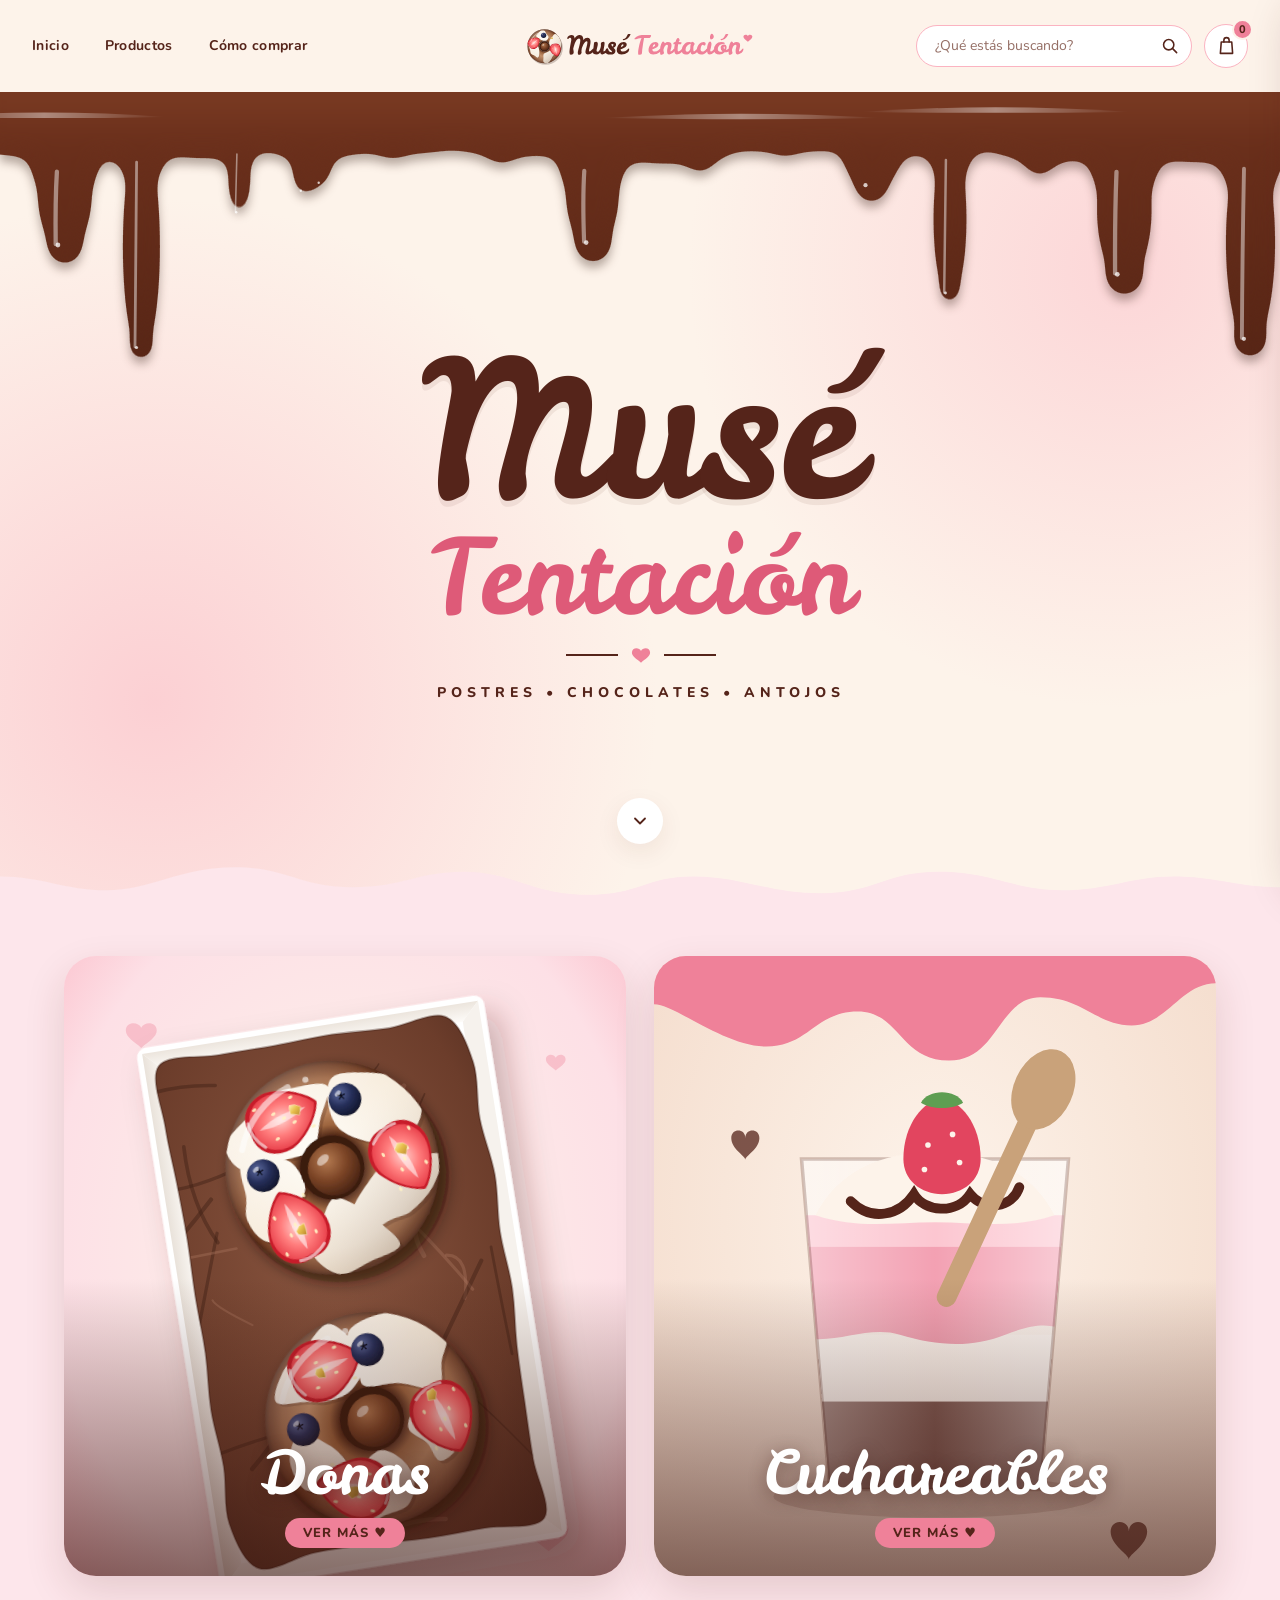
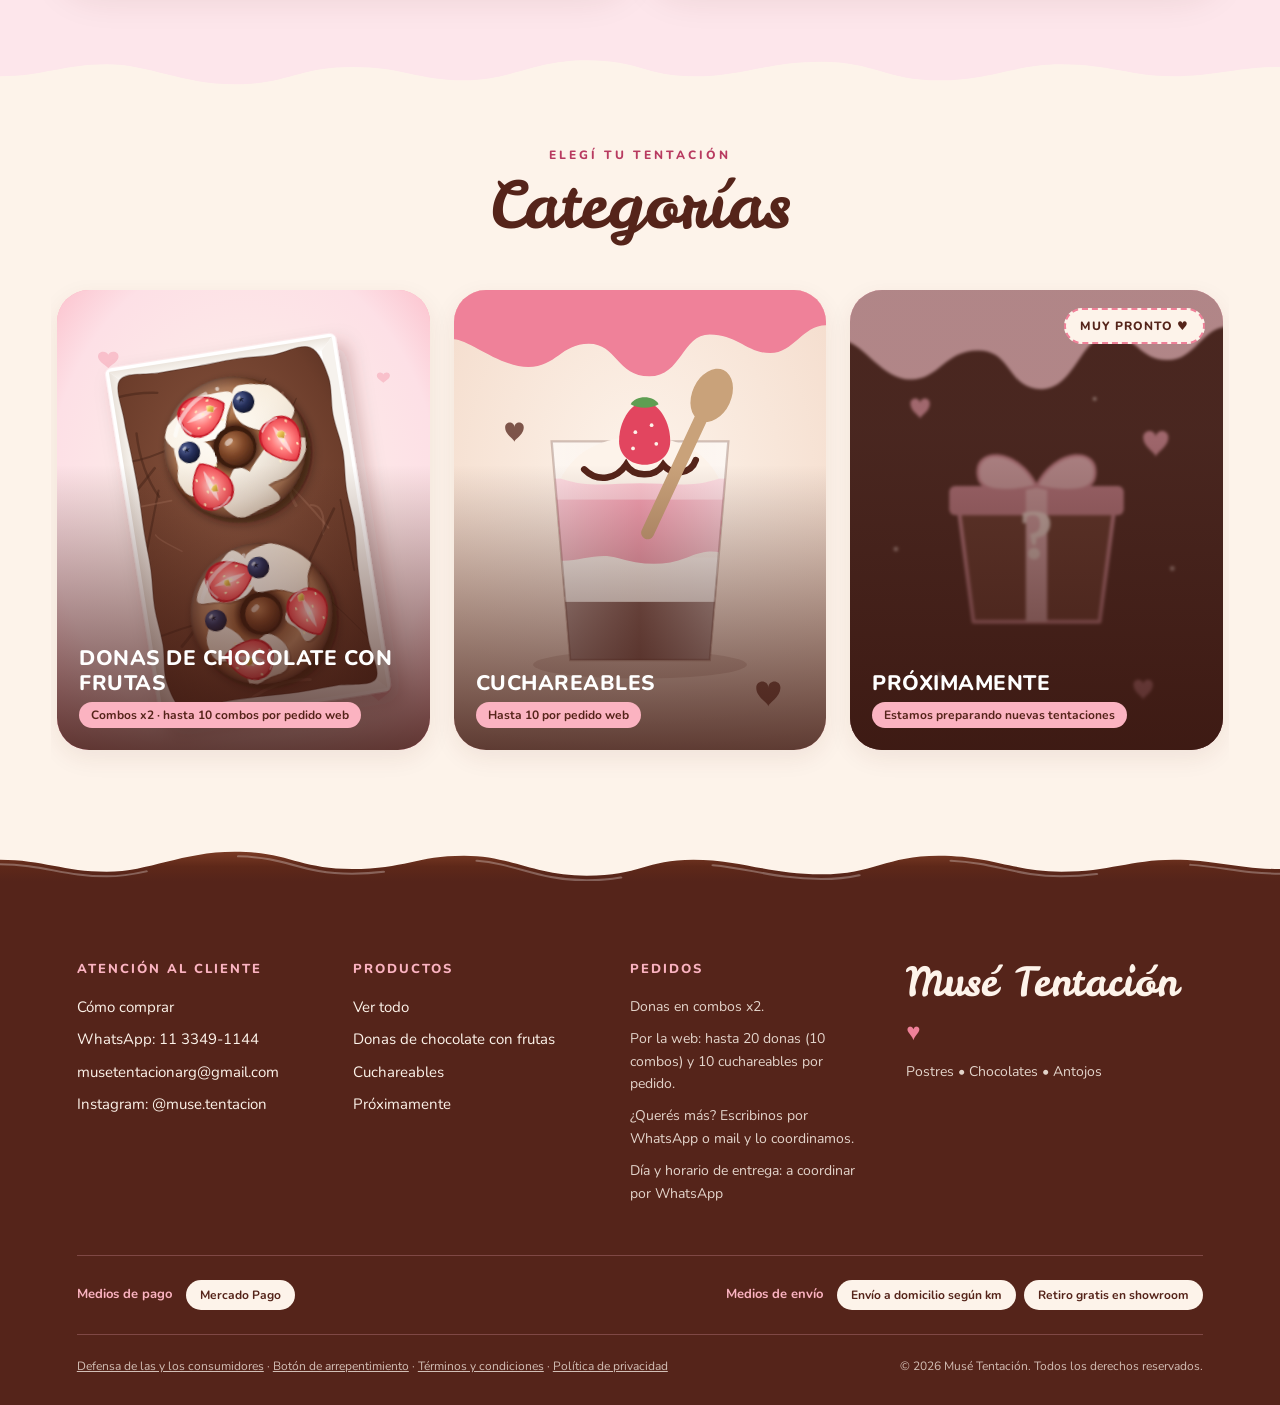
<file: index.html>
<!DOCTYPE html>
<html lang="es">

<head>
    <meta charset="UTF-8">

    <meta
        name="viewport"
        content="width=device-width, initial-scale=1.0">

    <title>Musé Tentación | Postres • Chocolates • Antojos</title>

    <meta name="google-site-verification" content="YmKf9nQRM8qfq80GRKR_sG2N5gNebOK-lrx5sLmPaZM">

    <!-- Datos para Google: nombre, logo, contacto e Instagram del negocio.
         Sin dirección: el showroom se pasa por privado. -->
    <script type="application/ld+json">
    {
        "@context": "https://schema.org",
        "@type": "Bakery",
        "name": "Musé Tentación",
        "alternateName": "MUSÉ TENTACIÓN",
        "slogan": "Postres • Chocolates • Antojos",
        "description": "Donas de chocolate con frutas, cuchareables y postres. Pedidos online con retiro o envío en CABA.",
        "url": "https://www.musetentacion.com.ar/",
        "logo": "https://www.musetentacion.com.ar/imagenes%20web/logo-muse-tentacion.svg",
        "image": "https://www.musetentacion.com.ar/imagenes%20web/ig/ig-d3-dona-m.png",
        "email": "musetentacionarg@gmail.com",
        "telephone": "+54 9 11 3349-1144",
        "areaServed": "Ciudad Autónoma de Buenos Aires",
        "currenciesAccepted": "ARS",
        "paymentAccepted": "Mercado Pago, Transferencia bancaria",
        "sameAs": [
            "https://www.instagram.com/muse.tentacion/"
        ]
    }
    </script>


    <link rel="icon" type="image/svg+xml" href="imagenes web/favicon.svg?v=2">
    <link rel="icon" type="image/png" sizes="32x32" href="imagenes web/favicon-32.png?v=2">
    <link rel="apple-touch-icon" href="imagenes web/apple-touch-icon.png?v=2">

    <meta
        name="description"
        content="Musé Tentación: postres, chocolates y antojos. Donas de chocolate con frutas, cuchareables y más para darte un gusto. Pedí online y pagá con Mercado Pago.">

    <link rel="preconnect" href="https://fonts.googleapis.com">

    <link
        rel="preconnect"
        href="https://fonts.gstatic.com"
        crossorigin>

    <link
        href="https://fonts.googleapis.com/css2?family=Leckerli+One&family=Nunito:wght@400;500;600;700;800&display=swap"
        rel="stylesheet">

    <link rel="stylesheet" href="style.css">
</head>

<body>

    <!-- ===========================
         PRESENTACIÓN
    ============================ -->

    <section
        id="inicio"
        class="hero">

        <h1>MUSÉ</h1>

        <p>TENTACIÓN</p>

        <p>Postres • Chocolates • Antojos</p>

    </section>


    <!-- ===========================
         NAVBAR
    ============================ -->

   <div id="navbarCompartido"></div>




    <!-- ===========================
         SEGUNDA PANTALLA: PRODUCTOS DESTACADOS
    ============================ -->

    <section class="contenido">


        <!-- DONAS -->

        <a
            href="catalogo.html?categoria=donas"
            class="categoria">

            <!-- Ilustración provisoria: reemplazar por foto real de donas de chocolate con frutas (portada) -->
            <img
                src="imagenes web/donas.svg"
                alt="Donas de chocolate con frutas">

            <div class="overlay">

                <h2>DONAS</h2>

            </div>

        </a>


        <!-- CUCHAREABLES -->

        <a
            href="catalogo.html?categoria=cuchareables"
            class="categoria">

            <!-- Ilustración provisoria: reemplazar por foto real de cuchareables (portada) -->
            <img
                src="imagenes web/cuchareables.svg"
                alt="Cuchareables">

            <div class="overlay">

                <h2>CUCHAREABLES</h2>

            </div>

        </a>

    </section>


    <!-- ===========================
         TERCERA PANTALLA: CATEGORÍAS
    ============================ -->

    <section class="catalogo">

        <div class="catalogo-encabezado">

            <p>
                ELEGÍ TU TENTACIÓN
            </p>

            <h2>
                CATEGORÍAS
            </h2>

        </div>


        <div class="carrusel-contenedor">

            <button
                class="flecha flecha-izquierda"
                id="flechaIzquierda"
                type="button"
                aria-label="Mover hacia la izquierda">

                &#8592;

            </button>


            <div
                class="carrusel"
                id="carruselCatalogo">


                <!-- DONAS -->

                <a
                    href="catalogo.html?categoria=donas"
                    class="tarjeta-catalogo">

                    <!-- Ilustración provisoria: reemplazar por foto real de donas de chocolate con frutas (tarjeta de categoría) -->
                    <img
                        src="imagenes web/donas.svg"
                        alt="Donas de chocolate con frutas">

                    <div class="tarjeta-texto">

                        <h3>DONAS DE CHOCOLATE CON FRUTAS</h3>

                        <span>
                            Combos x2 · hasta 10 combos por pedido web
                        </span>

                    </div>

                </a>


                <!-- CUCHAREABLES -->

                <a
                    href="catalogo.html?categoria=cuchareables"
                    class="tarjeta-catalogo">

                    <!-- Ilustración provisoria: reemplazar por foto real de cuchareables (tarjeta de categoría) -->
                    <img
                        src="imagenes web/cuchareables.svg"
                        alt="Cuchareables">

                    <div class="tarjeta-texto">

                        <h3>CUCHAREABLES</h3>

                        <span>
                            Hasta 10 por pedido web
                        </span>

                    </div>

                </a>


                <!-- PRÓXIMAMENTE (no clickeable) -->

                <div
                    id="proximamente"
                    class="tarjeta-catalogo"
                    aria-disabled="true">

                    <!-- Ilustración provisoria: reemplazar por foto real o imagen para "Próximamente" -->
                    <img
                        src="imagenes web/proximamente.svg"
                        alt="Próximamente, nuevas tentaciones">

                    <div class="tarjeta-texto">

                        <h3>PRÓXIMAMENTE</h3>

                        <span>
                            Estamos preparando nuevas tentaciones
                        </span>

                    </div>

                </div>

            </div>


            <button
                class="flecha flecha-derecha"
                id="flechaDerecha"
                type="button"
                aria-label="Mover hacia la derecha">

                &#8594;

            </button>

        </div>

    </section>


    <!-- ===========================
         FOOTER
    ============================ -->

    <div id="footerCompartido"></div>


    <!-- ===========================
         FONDO DEL CARRITO
    ============================ -->

    <div
        class="fondo-carrito"
        id="fondoCarrito">
    </div>


    <!-- ===========================
         CARRITO LATERAL
    ============================ -->

    <aside
        class="carrito-lateral"
        id="carritoLateral"
        aria-hidden="true">

        <div class="carrito-encabezado">

            <div>

                <p class="carrito-etiqueta">
                    TU SELECCIÓN
                </p>

                <h2>
                    Carrito de compras
                </h2>

            </div>


            <button
                class="cerrar-carrito"
                id="cerrarCarrito"
                type="button"
                aria-label="Cerrar carrito">

                <svg
                    viewBox="0 0 24 24"
                    aria-hidden="true">

                    <line
                        x1="5"
                        y1="5"
                        x2="19"
                        y2="19">
                    </line>

                    <line
                        x1="19"
                        y1="5"
                        x2="5"
                        y2="19">
                    </line>

                </svg>

            </button>

        </div>


        <div
            class="carrito-productos"
            id="carritoProductos">
        </div>


        <div
            class="carrito-vacio"
            id="carritoVacio">

            <div class="icono-carrito-vacio">

                <svg
                    viewBox="0 0 24 24"
                    aria-hidden="true">

                    <path d="M6 8h12l1 13H5L6 8z"></path>

                    <path d="M9 8V6a3 3 0 0 1 6 0v2"></path>

                </svg>

            </div>


            <h3>
                Tu carrito está vacío
            </h3>

            <p>
                Todavía no agregaste ningún producto.
            </p>


            <button
                class="boton-seguir-comprando"
                id="seguirComprando"
                type="button">

                Seguir comprando

            </button>

        </div>


        <div
            class="carrito-resumen"
            id="carritoResumen">

            <div class="fila-total">

                <span>
                    Total
                </span>

                <strong id="precioTotalCarrito">
                    $0
                </strong>

            </div>


            <p class="texto-envio-carrito">

                El costo de envío se calculará
                al iniciar la compra.

            </p>


            <button
                class="boton-iniciar-compra"
                id="iniciarCompra"
                type="button">

                Iniciar compra

            </button>

        </div>

    </aside>


    <!-- ===========================
         JAVASCRIPT
    ============================ -->

   <script src="componentes.js"></script>
   <script src="navbar-scroll.js" defer></script>

   <script src="animaciones.js" defer></script>

</body>

</html>
</file>
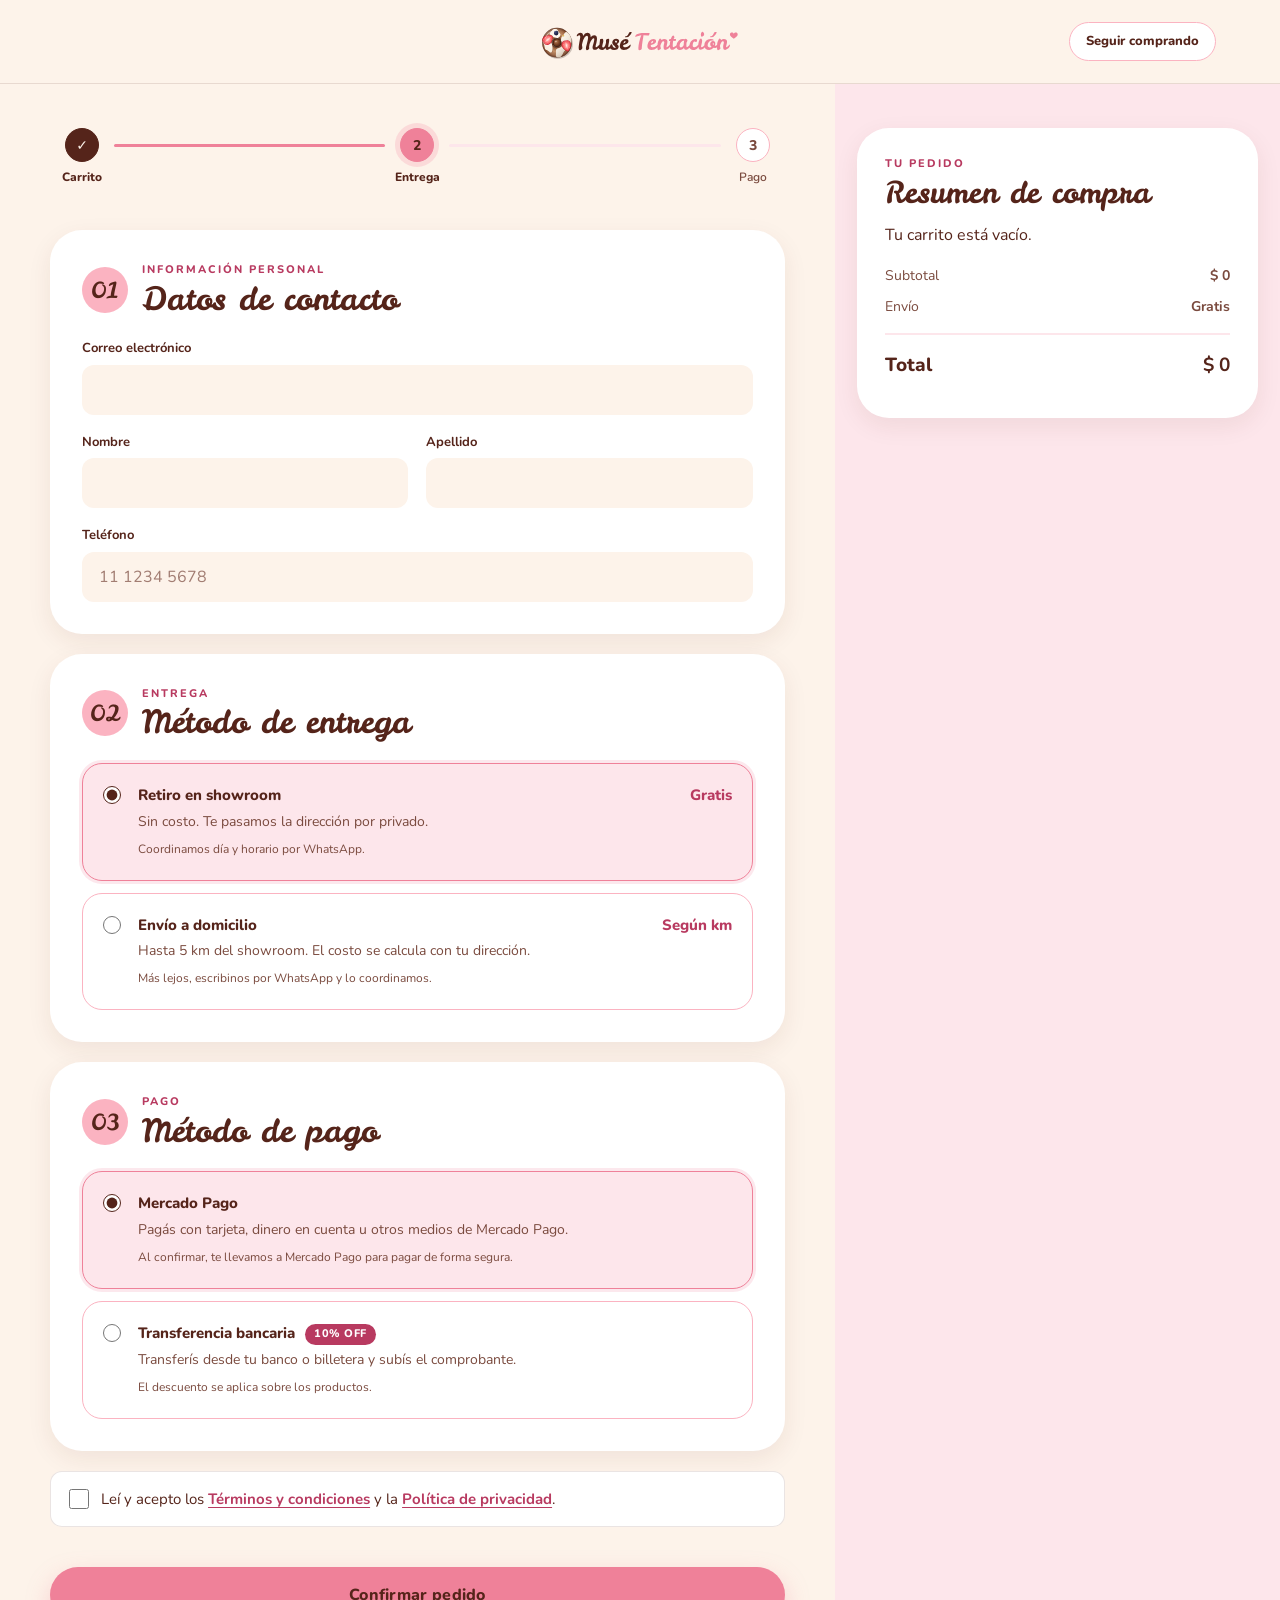
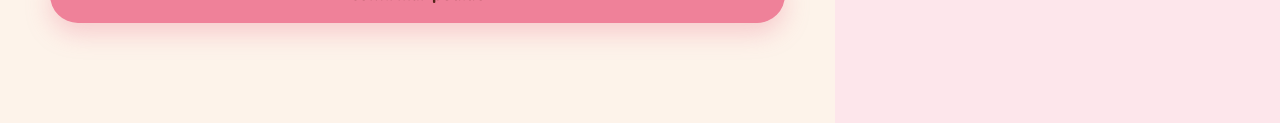
<file: checkout.html>
<!DOCTYPE html>
<html lang="es">

<head>
    <meta charset="UTF-8">
    <meta name="viewport" content="width=device-width, initial-scale=1.0">

    <title>Finalizar compra | Musé Tentación</title>

    <meta name="description" content="Finalizá tu pedido de Musé Tentación.">
    <meta name="robots" content="noindex">

    <link rel="icon" type="image/svg+xml" href="imagenes web/favicon.svg?v=2">
    <link rel="icon" type="image/png" sizes="32x32" href="imagenes web/favicon-32.png?v=2">
    <link rel="apple-touch-icon" href="imagenes web/apple-touch-icon.png?v=2">

    <link rel="preconnect" href="https://fonts.googleapis.com">
    <link rel="preconnect" href="https://fonts.gstatic.com" crossorigin>

    <link
        href="https://fonts.googleapis.com/css2?family=Leckerli+One&family=Nunito:wght@400;500;600;700;800&display=swap"
        rel="stylesheet">

    <link rel="stylesheet" href="style.css">
    <link rel="stylesheet" href="checkout.css">
</head>

<body>

    <header class="checkout-header">
        <a href="index.html#inicio" class="checkout-logo" aria-label="Volver a Musé Tentación">
            <img src="imagenes web/logo-muse-tentacion-horizontal.svg" alt="Musé Tentación">
        </a>

        <a href="index.html#inicio" class="volver-tienda">
            Seguir comprando
        </a>
    </header>

    <main class="checkout-layout">

        <section class="checkout-columna-principal">

            <div class="checkout-pasos">
                <div class="paso-checkout completado">
                    <span>✓</span>
                    <p>Carrito</p>
                </div>

                <div class="linea-checkout activa"></div>

                <div class="paso-checkout activo">
                    <span>2</span>
                    <p>Entrega</p>
                </div>

                <div class="linea-checkout"></div>

                <div class="paso-checkout">
                    <span>3</span>
                    <p>Pago</p>
                </div>
            </div>

            <!-- Aviso de pedido grande: lo completa checkout.js si se supera el tope -->
            <section id="avisoTopePedido" class="aviso-provisorio aviso-tope-pedido" hidden></section>

            <form id="formularioCheckout" class="formulario-checkout" novalidate>

                <section class="bloque-checkout">
                    <div class="encabezado-bloque">
                        <span>01</span>

                        <div>
                            <p>INFORMACIÓN PERSONAL</p>
                            <h1>Datos de contacto</h1>
                        </div>
                    </div>

                    <div class="grilla-campos">
                        <label class="campo campo-ancho">
                            <span>Correo electrónico</span>
                            <input type="email" id="email" autocomplete="email" required>
                        </label>

                        <label class="campo">
                            <span>Nombre</span>
                            <input type="text" id="nombre" autocomplete="given-name" required>
                        </label>

                        <label class="campo">
                            <span>Apellido</span>
                            <input type="text" id="apellido" autocomplete="family-name" required>
                        </label>

                        <label class="campo campo-ancho">
                            <span>Teléfono</span>
                            <input type="tel" id="telefono" autocomplete="tel" placeholder="11 1234 5678" required>
                        </label>
                    </div>
                </section>

                <section class="bloque-checkout">
                    <div class="encabezado-bloque">
                        <span>02</span>

                        <div>
                            <p>ENTREGA</p>
                            <h2>Método de entrega</h2>
                        </div>
                    </div>

                    <div class="opciones-seleccion">

                        <label class="tarjeta-opcion seleccionada">
                            <input type="radio" name="envio" value="retiro" data-precio="0" checked>

                            <div>
                                <strong>Retiro en showroom</strong>
                                <p>Sin costo. Te pasamos la dirección por privado.</p>
                                <small>Coordinamos día y horario por WhatsApp.</small>
                            </div>

                            <span>Gratis</span>
                        </label>

                        <label class="tarjeta-opcion">
                            <input type="radio" name="envio" value="domicilio" data-precio="0">

                            <div>
                                <strong>Envío a domicilio</strong>
                                <p>Hasta 5 km del showroom. El costo se calcula con tu dirección.</p>
                                <small>Más lejos, escribinos por WhatsApp y lo coordinamos.</small>
                            </div>

                            <span id="precioOpcionDomicilio">Según km</span>
                        </label>
                    </div>

                    <div id="datosEnvio" class="datos-envio" hidden>
                        <div class="grilla-campos">
                            <label class="campo campo-ancho">
                                <span>Dirección (calle, número, piso/depto)</span>
                                <input type="text" id="direccion" autocomplete="street-address">
                            </label>

                            <label class="campo campo-ancho">
                                <span>Barrio / localidad</span>
                                <input type="text" id="localidad" autocomplete="address-level2">
                            </label>

                            <label class="campo campo-ancho">
                                <span>Referencias (opcional)</span>
                                <textarea id="indicaciones" rows="3" placeholder="Entre calles, timbre, horario preferido..."></textarea>
                            </label>
                        </div>

                        <div class="calculo-envio">
                            <button type="button" id="botonCalcularEnvio" class="boton-calcular-envio">
                                Calcular envío
                            </button>
                            <p id="resultadoEnvio" class="resultado-envio" aria-live="polite"></p>
                        </div>
                    </div>
                </section>

                <section class="bloque-checkout">
                    <div class="encabezado-bloque">
                        <span>03</span>

                        <div>
                            <p>PAGO</p>
                            <h2>Método de pago</h2>
                        </div>
                    </div>

                    <div class="opciones-seleccion">

                        <label class="tarjeta-opcion seleccionada">
                            <input type="radio" name="pago" value="mercadopago" checked>

                            <div>
                                <strong>Mercado Pago</strong>
                                <p>Pagás con tarjeta, dinero en cuenta u otros medios de Mercado Pago.</p>
                                <small>Al confirmar, te llevamos a Mercado Pago para pagar de forma segura.</small>
                            </div>
                        </label>

                        <label class="tarjeta-opcion">
                            <input type="radio" name="pago" value="transferencia">

                            <div>
                                <strong>
                                    Transferencia bancaria
                                    <span id="etiquetaDescuentoTransferencia" class="etiqueta-descuento">10% OFF</span>
                                </strong>
                                <p>Transferís desde tu banco o billetera y subís el comprobante.</p>
                                <small>El descuento se aplica sobre los productos.</small>
                            </div>
                        </label>
                    </div>

                    <div id="bloqueTransferencia" class="bloque-transferencia" hidden>

                        <p class="bloque-transferencia-titulo">Datos para transferir</p>

                        <dl>
                            <div>
                                <dt>Monto</dt>
                                <dd id="montoTransferir">$0</dd>
                            </div>
                            <div>
                                <dt>Alias</dt>
                                <dd id="aliasTransferencia"></dd>
                            </div>
                            <div>
                                <dt>CBU / CVU</dt>
                                <dd id="cbuTransferencia"></dd>
                            </div>
                            <div>
                                <dt>Banco</dt>
                                <dd id="bancoTransferencia"></dd>
                            </div>
                        </dl>

                        <label class="campo-comprobante" for="comprobante">
                            <span>Comprobante de la transferencia *</span>
                            <input
                                type="file"
                                id="comprobante"
                                accept="image/jpeg,image/png,image/webp,image/heic,application/pdf">
                            <small>Captura de pantalla, foto o PDF, hasta 5 MB.</small>
                        </label>
                    </div>
                </section>

                <label class="aceptar-legales" id="bloqueAceptoLegales">
                    <input type="checkbox" id="aceptoLegales" required>
                    <span>
                        Leí y acepto los
                        <a href="terminos.html" target="_blank" rel="noopener">Términos y condiciones</a>
                        y la
                        <a href="privacidad.html" target="_blank" rel="noopener">Política de privacidad</a>.
                    </span>
                </label>

                <p id="mensajeError" class="mensaje-error"></p>

                <button type="submit" class="boton-confirmar">
                    Confirmar pedido
                </button>
            </form>

            <section id="confirmacionPedido" class="confirmacion-pedido">

                <p class="confirmacion-etiqueta">PEDIDO REGISTRADO</p>
                <h2>¡Gracias por tu pedido!</h2>

                <p id="numeroPedido" class="numero-pedido"></p>

                <div id="pagoPendiente" class="datos-transferencia visible">

                    <div class="mercado-pago-marca" aria-label="Mercado Pago">
                        <span class="mp-icono">MP</span>

                        <div>
                            <strong>Mercado Pago</strong>
                            <small>Link de pago</small>
                        </div>
                    </div>

                    <p class="instruccion-comprobante">
                        Tu pedido quedó registrado. En breve te enviamos el link de pago
                        de Mercado Pago por WhatsApp o por mail.
                        Si querés, escribinos ahora con el detalle de tu pedido.
                    </p>

                    <a
                        id="enlaceWhatsApp"
                        class="boton-whatsapp"
                        href="#"
                        target="_blank"
                        rel="noopener noreferrer">

                        Escribir por WhatsApp
                    </a>
                </div>

                <a href="index.html#inicio" class="volver-despues-pedido">
                    Volver a la tienda
                </a>
            </section>
        </section>

        <aside class="resumen-checkout">
            <div class="resumen-interior">

                <p class="resumen-etiqueta">TU PEDIDO</p>
                <h2>Resumen de compra</h2>

                <div id="productosResumen" class="productos-resumen"></div>

                <div class="resumen-totales">
                    <div>
                        <span>Subtotal</span>
                        <strong id="subtotalCheckout">$0</strong>
                    </div>

                    <div id="filaDescuento" class="fila-descuento" hidden>
                        <span>Descuento transferencia</span>
                        <strong id="descuentoCheckout">-$0</strong>
                    </div>

                    <div>
                        <span>Envío</span>
                        <strong id="envioCheckout">Gratis</strong>
                    </div>

                    <div class="total-final">
                        <span>Total</span>
                        <strong id="totalCheckout">$0</strong>
                    </div>
                </div>
            </div>
        </aside>
    </main>

    <script src="promociones.js"></script>
    <script src="checkout.js"></script>
</body>

</html>
</file>
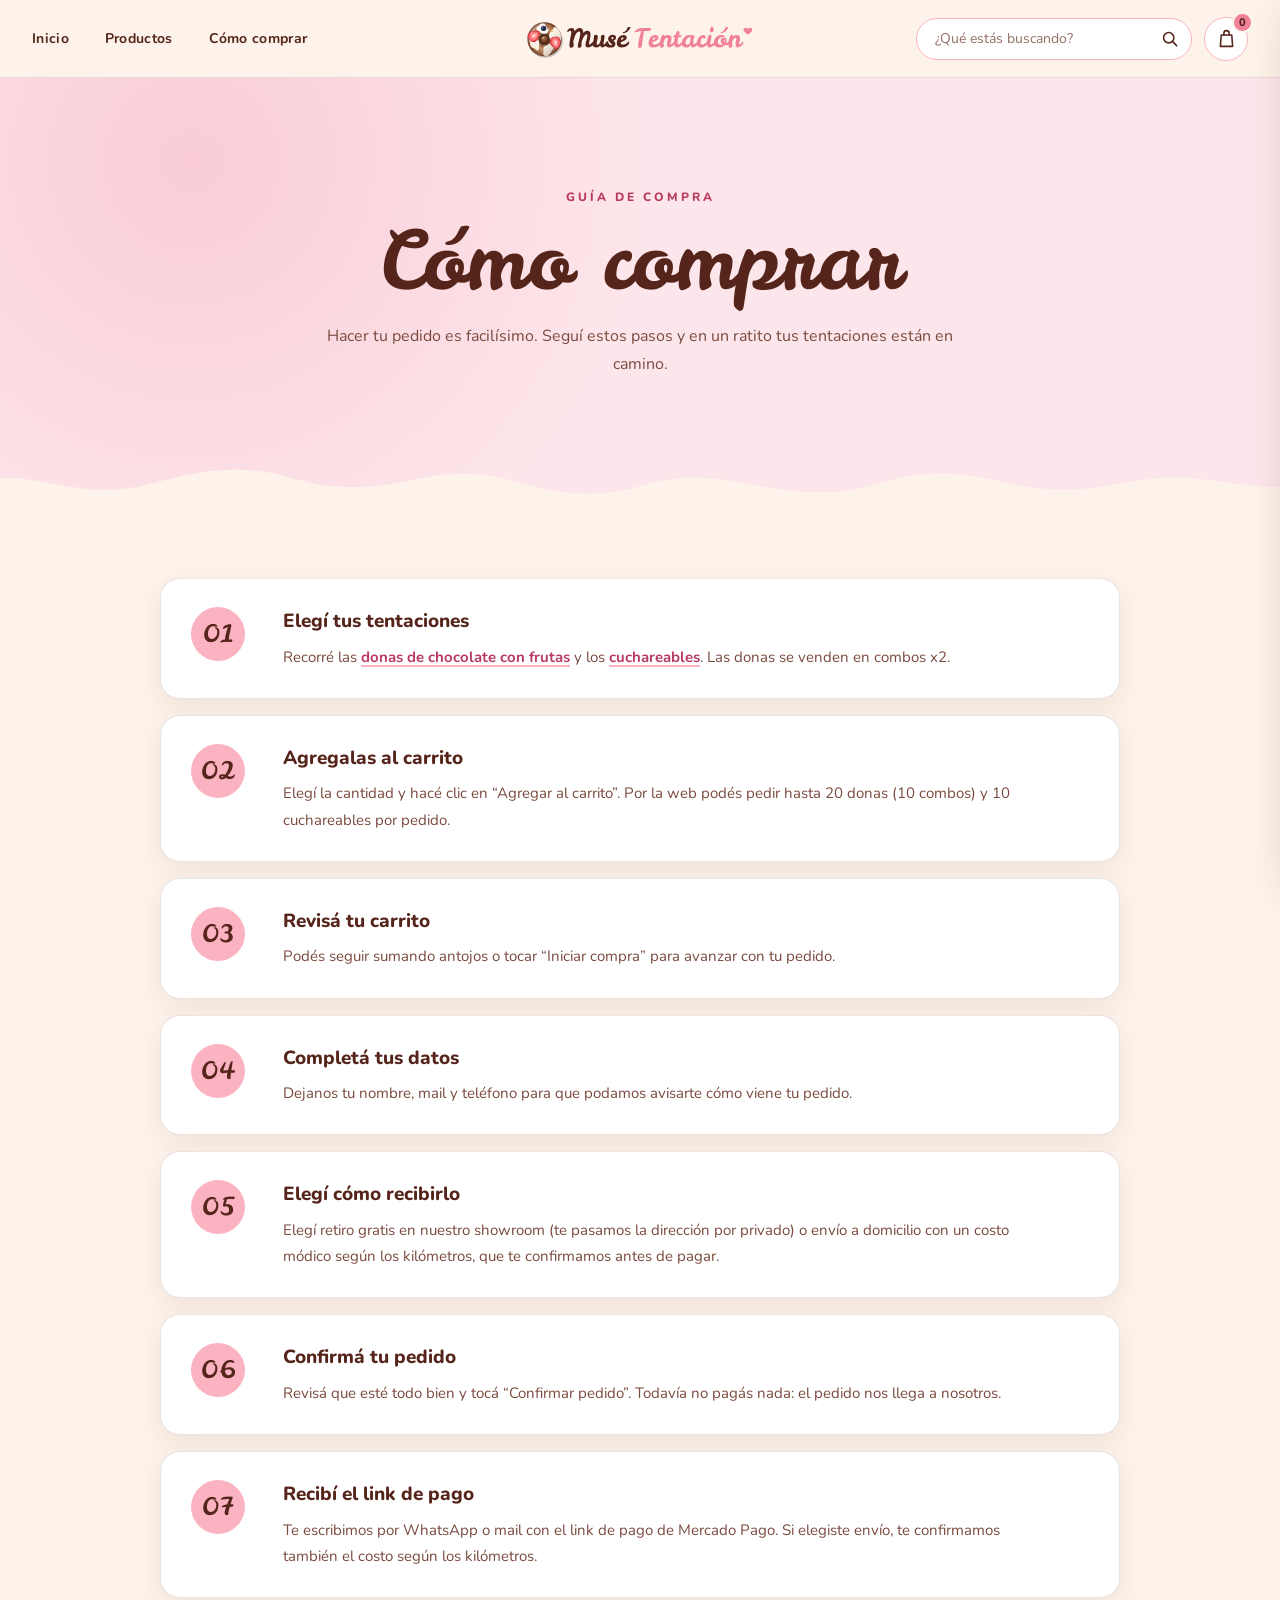
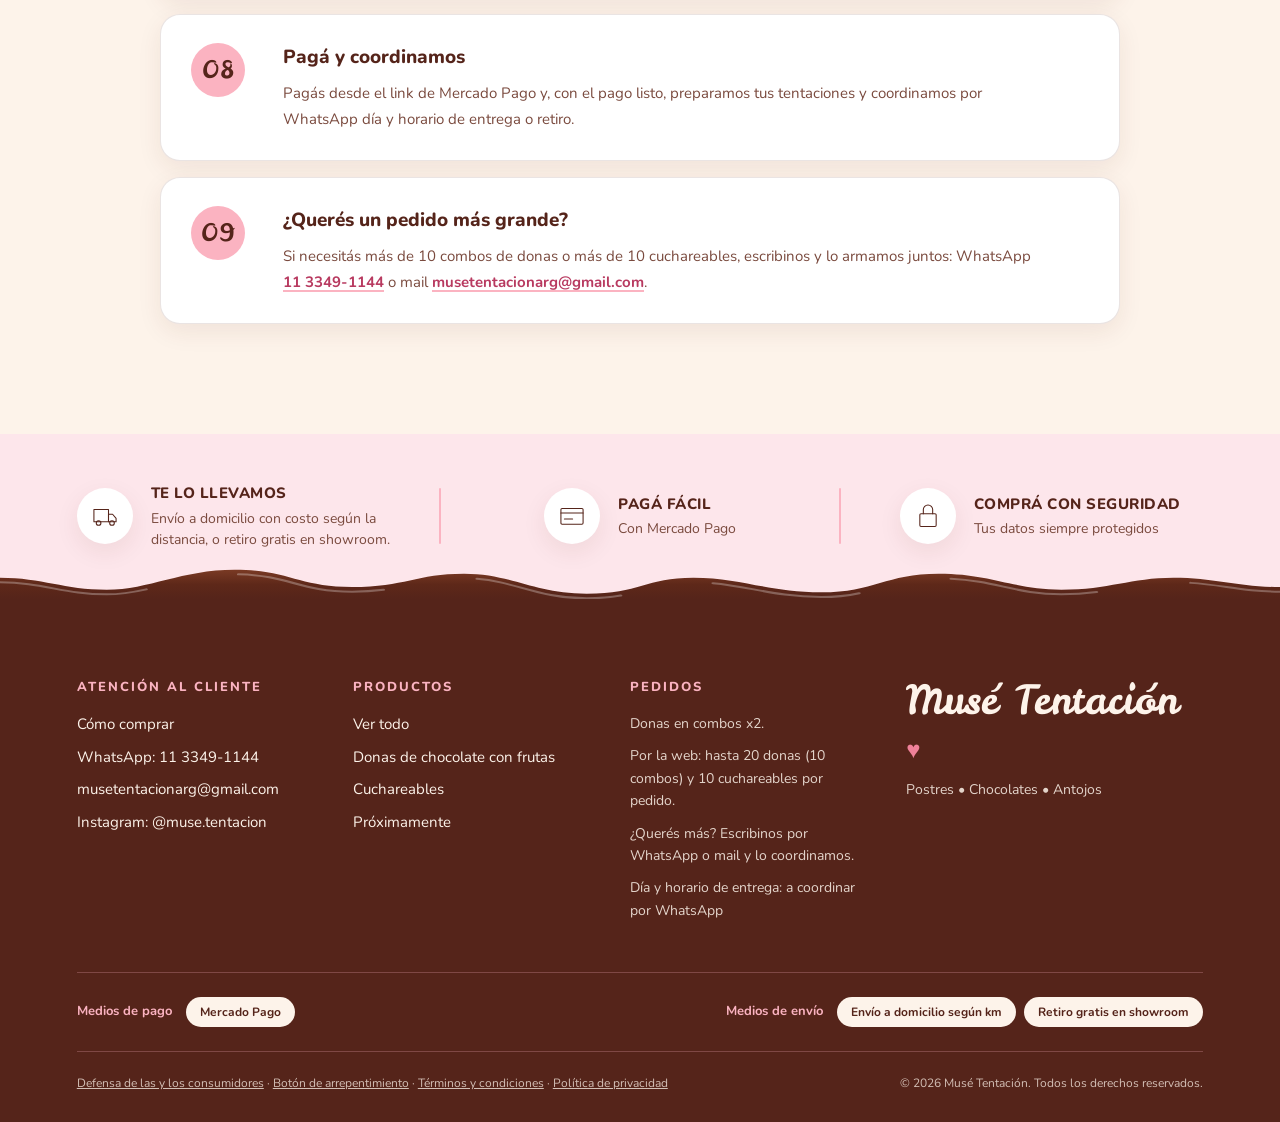
<file: como-comprar.html>
<!DOCTYPE html>

<html lang="es">
<head>
<meta charset="utf-8"/>
<meta content="width=device-width, initial-scale=1.0" name="viewport"/>
<title>Cómo comprar | Musé Tentación</title>
<link rel="icon" type="image/svg+xml" href="imagenes web/favicon.svg?v=2">
    <link rel="icon" type="image/png" sizes="32x32" href="imagenes web/favicon-32.png?v=2">
    <link rel="apple-touch-icon" href="imagenes web/apple-touch-icon.png?v=2">
<meta content="Cómo hacer tu pedido en Musé Tentación: elegí tus donas en combos x2 y cuchareables, pagá con Mercado Pago y coordiná pedidos grandes por WhatsApp o mail." name="description"/>
<link href="https://fonts.googleapis.com" rel="preconnect"/>
<link crossorigin="" href="https://fonts.gstatic.com" rel="preconnect"/>
<link href="https://fonts.googleapis.com/css2?family=Leckerli+One&amp;family=Nunito:wght@400;500;600;700;800&amp;display=swap" rel="stylesheet"/>
<link href="style.css" rel="stylesheet"/>
</head>
<body>
<!-- ===========================
         BARRA SUPERIOR
    ============================ -->
<div id="navbarCompartido"></div>
<!-- ===========================
         ENCABEZADO DE LA PÁGINA
    ============================ -->
<section class="encabezado-como-comprar">
<p class="subtitulo-pagina">
            GUÍA DE COMPRA
        </p>
<h1>
            Cómo comprar
        </h1>
<p class="introduccion-compra">

            Hacer tu pedido es facilísimo. Seguí estos pasos y en un
            ratito tus tentaciones están en camino.

        </p>
</section>
<!-- ===========================
         PASOS DE COMPRA
    ============================ -->
<main class="seccion-pasos">
<div class="lista-pasos">
<article class="paso-compra">
<span class="numero-paso">
                    01
                </span>
<div class="contenido-paso">
<h2>
                        Elegí tus tentaciones
                    </h2>
<p>
                        Recorré las <a href="catalogo.html?categoria=donas">donas de chocolate con frutas</a> y los <a href="catalogo.html?categoria=cuchareables">cuchareables</a>. Las donas se venden en combos x2.
                    </p>
</div>
</article>
<article class="paso-compra">
<span class="numero-paso">
                    02
                </span>
<div class="contenido-paso">
<h2>
                        Agregalas al carrito
                    </h2>
<p>
                        Elegí la cantidad y hacé clic en “Agregar al carrito”. Por la web podés pedir hasta 20 donas (10 combos) y 10 cuchareables por pedido.
                    </p>
</div>
</article>
<article class="paso-compra">
<span class="numero-paso">
                    03
                </span>
<div class="contenido-paso">
<h2>
                        Revisá tu carrito
                    </h2>
<p>
                        Podés seguir sumando antojos o tocar “Iniciar compra” para avanzar con tu pedido.
                    </p>
</div>
</article>
<article class="paso-compra">
<span class="numero-paso">
                    04
                </span>
<div class="contenido-paso">
<h2>
                        Completá tus datos
                    </h2>
<p>
                        Dejanos tu nombre, mail y teléfono para que podamos avisarte cómo viene tu pedido.
                    </p>
</div>
</article>
<article class="paso-compra">
<span class="numero-paso">
                    05
                </span>
<div class="contenido-paso">
<h2>
                        Elegí cómo recibirlo
                    </h2>
<p>
                        Elegí retiro gratis en nuestro showroom (te pasamos la dirección por privado) o envío a domicilio con un costo módico según los kilómetros, que te confirmamos antes de pagar.
                    </p>
</div>
</article>
<article class="paso-compra">
<span class="numero-paso">
                    06
                </span>
<div class="contenido-paso">
<h2>
                        Confirmá tu pedido
                    </h2>
<p>
                        Revisá que esté todo bien y tocá “Confirmar pedido”. Todavía no pagás nada: el pedido nos llega a nosotros.
                    </p>
</div>
</article>
<article class="paso-compra">
<span class="numero-paso">
                    07
                </span>
<div class="contenido-paso">
<h2>
                        Recibí el link de pago
                    </h2>
<p>
                        Te escribimos por WhatsApp o mail con el link de pago de Mercado Pago. Si elegiste envío, te confirmamos también el costo según los kilómetros.
                    </p>
</div>
</article>
<article class="paso-compra">
<span class="numero-paso">
                    08
                </span>
<div class="contenido-paso">
<h2>
                        Pagá y coordinamos
                    </h2>
<p>
                        Pagás desde el link de Mercado Pago y, con el pago listo, preparamos tus tentaciones y coordinamos por WhatsApp día y horario de entrega o retiro.
                    </p>
</div>
</article>
<article class="paso-compra">
<span class="numero-paso">
                    09
                </span>
<div class="contenido-paso">
<h2>
                        ¿Querés un pedido más grande?
                    </h2>
<p>
                        Si necesitás más de 10 combos de donas o más de 10 cuchareables, escribinos y lo armamos juntos: WhatsApp <a href="https://wa.me/5491133491144" target="_blank" rel="noopener">11 3349-1144</a> o mail <a href="mailto:musetentacionarg@gmail.com">musetentacionarg@gmail.com</a>.
                    </p>
</div>
</article>
</div>
</main>
<!-- ===========================
         BENEFICIOS
    ============================ -->
<section class="beneficios-compra">
<article class="beneficio">
<div class="icono-beneficio">
<svg viewbox="0 0 48 48">
<path d="M5 13h25v21H5z"></path>
<path d="M30 21h7l6 7v6H30z"></path>
<circle cx="13" cy="36" r="4"></circle>
<circle cx="36" cy="36" r="4"></circle>
</svg>
</div>
<div>
<h3>
                    Te lo llevamos
                </h3>
<p>
                    Envío a domicilio con costo según la distancia, o retiro gratis en showroom.
                </p>
</div>
</article>
<span class="separador-beneficio"></span>
<article class="beneficio">
<div class="icono-beneficio">
<svg viewbox="0 0 48 48">
<rect height="27" rx="2" width="38" x="5" y="11">
</rect>
<line x1="5" x2="43" y1="19" y2="19">
</line>
<line x1="11" x2="25" y1="29" y2="29">
</line>
</svg>
</div>
<div>
<h3>
                    Pagá fácil
                </h3>
<p>Con Mercado Pago</p>
</div>
</article>
<span class="separador-beneficio"></span>
<article class="beneficio">
<div class="icono-beneficio">
<svg viewbox="0 0 48 48">
<rect height="22" rx="2" width="28" x="10" y="20">
</rect>
<path d="M16 20v-7a8 8 0 0 1 16 0v7"></path>
</svg>
</div>
<div>
<h3>
                    Comprá con seguridad
                </h3>
<p>
                    Tus datos siempre protegidos
                </p>
</div>
</article>
</section>
<!-- ===========================
         PIE DE PÁGINA
    ============================ -->
<div id="footerCompartido"></div>
<!-- ===========================
     CARRITO LATERAL
=========================== -->
<div class="fondo-carrito" id="fondoCarrito">
</div>
<aside aria-hidden="true" class="carrito-lateral" id="carritoLateral">
<div class="carrito-encabezado">
<div>
<p class="carrito-etiqueta">
                TU SELECCIÓN
            </p>
<h2>
                Carrito de compras
            </h2>
</div>
<button aria-label="Cerrar carrito" class="cerrar-carrito" id="cerrarCarrito" type="button">
<svg aria-hidden="true" viewbox="0 0 24 24">
<line x1="5" x2="19" y1="5" y2="19">
</line>
<line x1="19" x2="5" y1="5" y2="19">
</line>
</svg>
</button>
</div>
<!-- ACÁ SE MOSTRARÁN LOS PRODUCTOS -->
<div class="carrito-productos" id="carritoProductos">
</div>
<!-- ESTADO VACÍO -->
<div class="carrito-vacio" id="carritoVacio">
<div class="icono-carrito-vacio">
<svg viewbox="0 0 24 24">
<path d="M6 8h12l1 13H5L6 8z"></path>
<path d="M9 8V6a3 3 0 0 1 6 0v2"></path>
</svg>
</div>
<h3>
            Tu carrito está vacío
        </h3>
<p>
            Todavía no agregaste ningún producto.
        </p>
<button class="boton-seguir-comprando" id="seguirComprando" type="button">

            Seguir comprando

        </button>
</div>
<!-- RESUMEN DEL CARRITO -->
<div class="carrito-resumen" id="carritoResumen">
<div class="fila-total">
<span>
                Total
            </span>
<strong id="precioTotalCarrito">
                $0
            </strong>
</div>
<p class="texto-envio-carrito">
            El costo de envío se calculará al iniciar la compra.
        </p>
<button class="boton-iniciar-compra" id="iniciarCompra" type="button">

            Iniciar compra

        </button>
</div>
</aside>
<script src="componentes.js"></script>
<script src="navbar-scroll.js" defer></script>
</body>
</html>
</file>
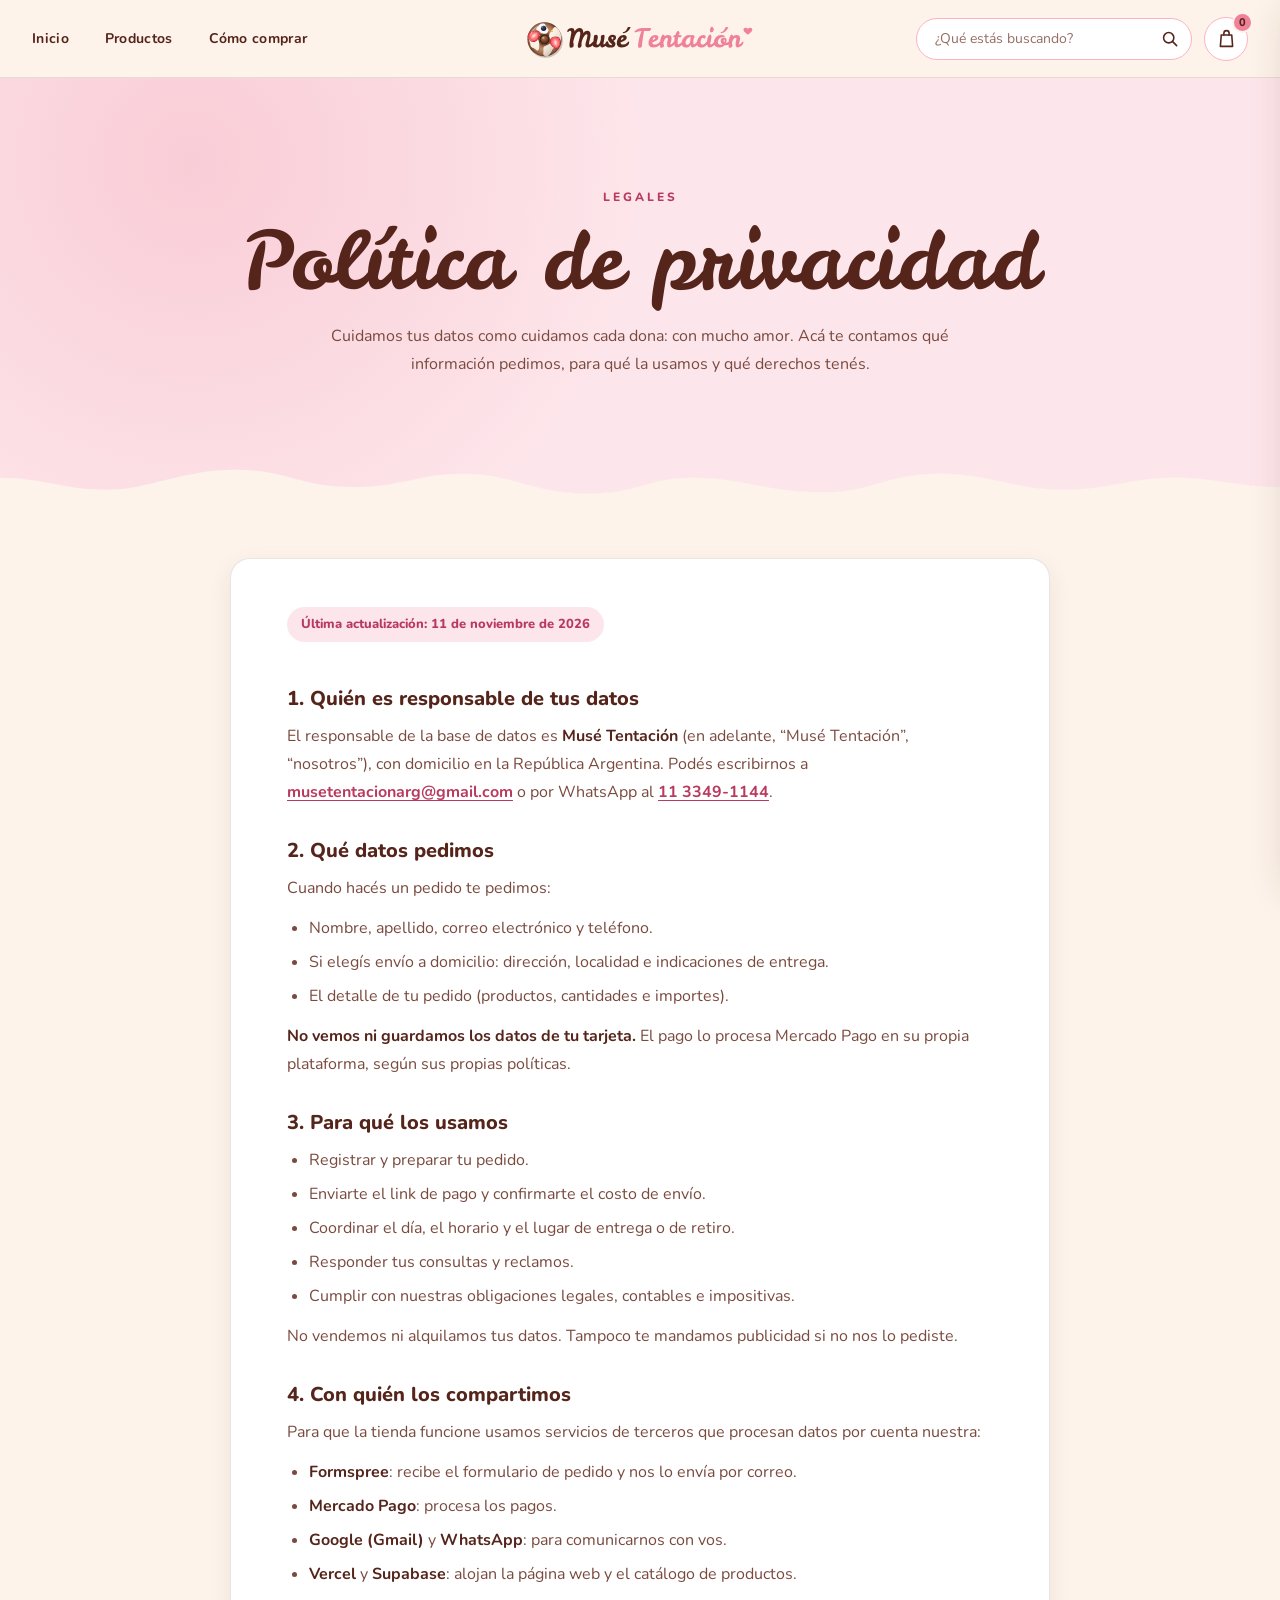
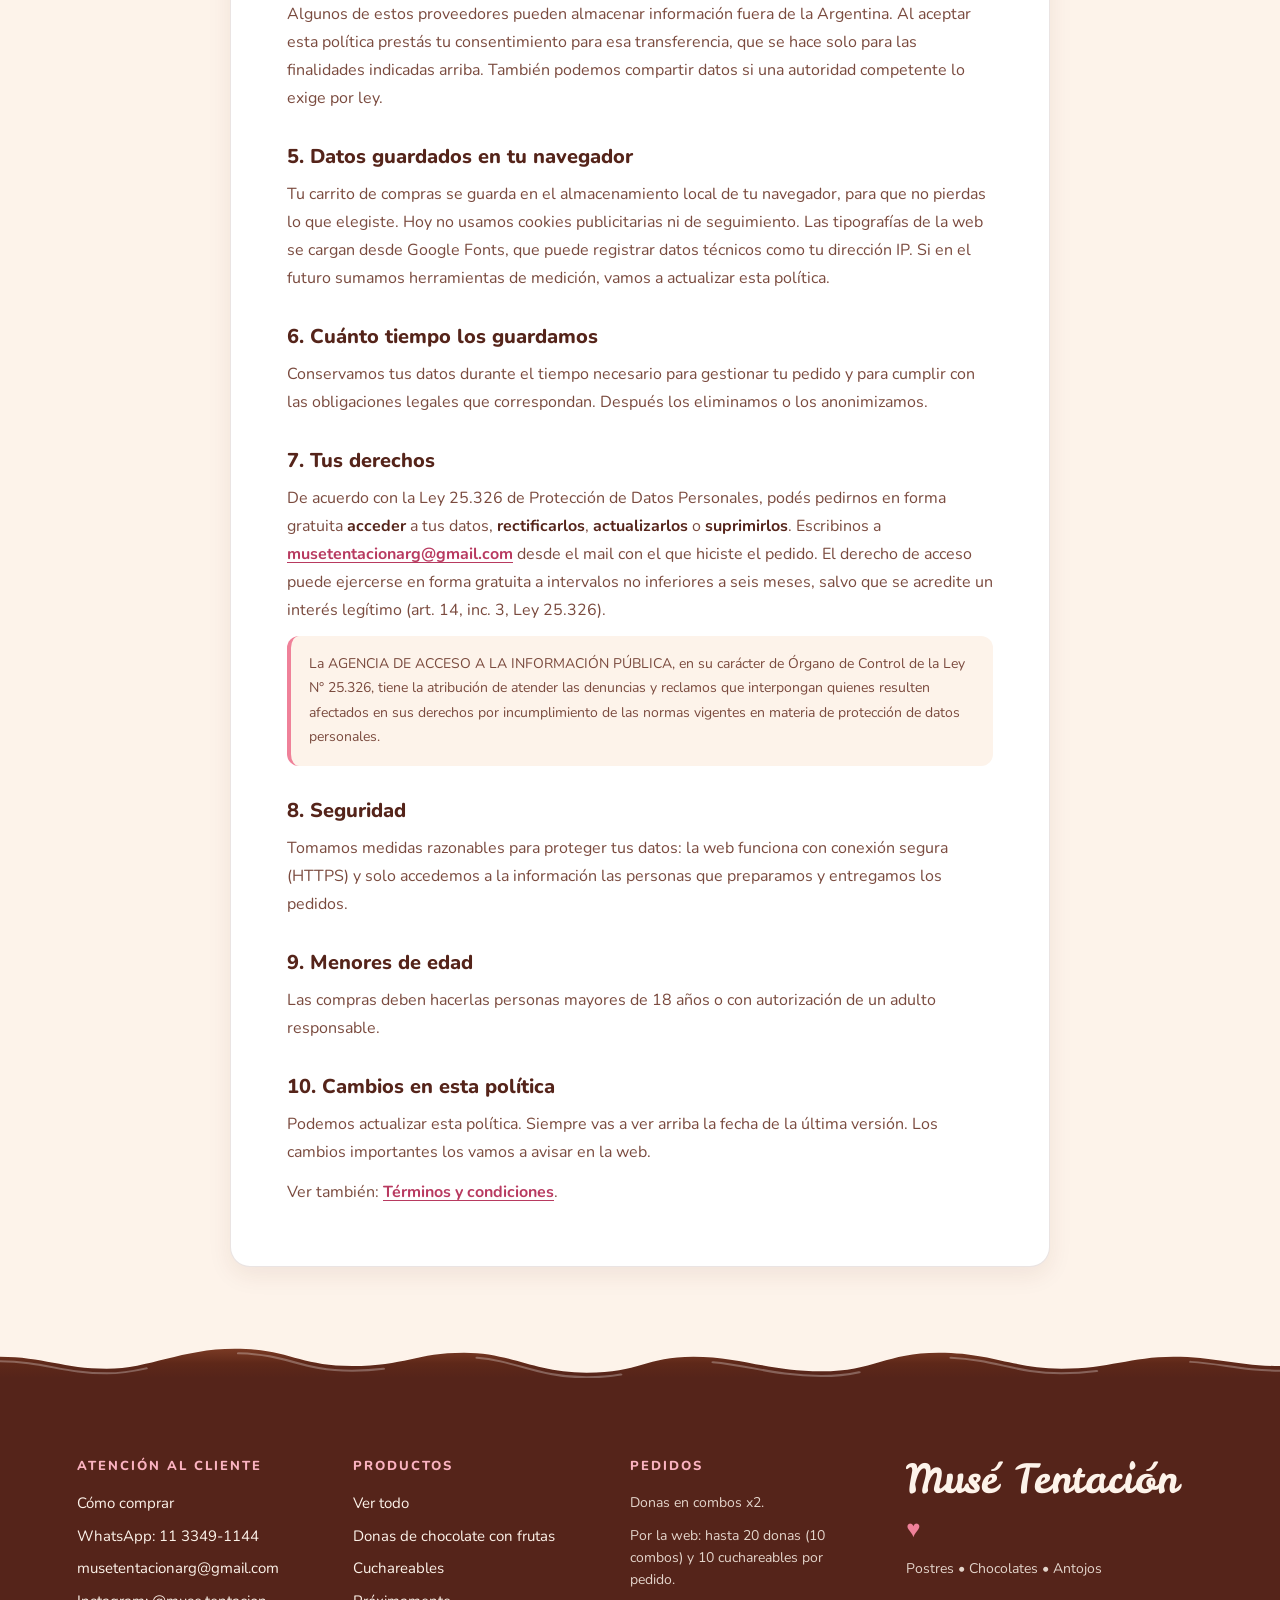
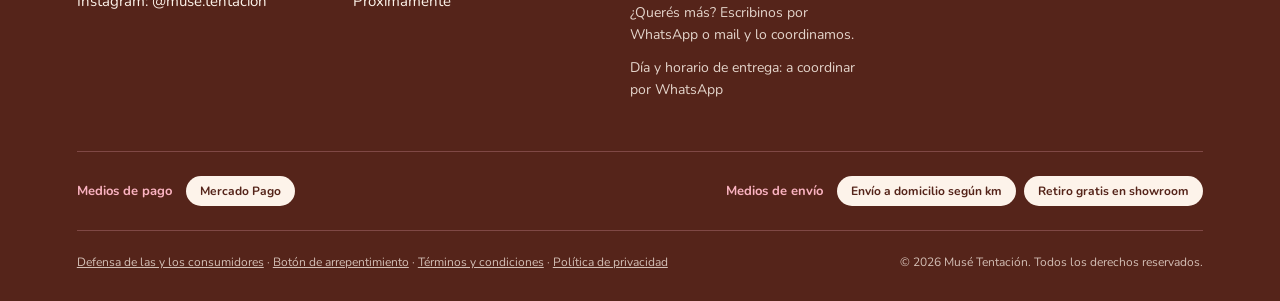
<file: privacidad.html>
<!DOCTYPE html>

<html lang="es">
<head>
<meta charset="utf-8"/>
<meta content="width=device-width, initial-scale=1.0" name="viewport"/>
<title>Política de privacidad | Musé Tentación</title>
<link rel="icon" type="image/svg+xml" href="imagenes web/favicon.svg?v=2">
    <link rel="icon" type="image/png" sizes="32x32" href="imagenes web/favicon-32.png?v=2">
    <link rel="apple-touch-icon" href="imagenes web/apple-touch-icon.png?v=2">
<meta content="Política de privacidad de Musé Tentación: qué datos pedimos, para qué los usamos y cómo ejercer tus derechos según la Ley 25.326." name="description"/>
<link href="https://fonts.googleapis.com" rel="preconnect"/>
<link crossorigin="" href="https://fonts.gstatic.com" rel="preconnect"/>
<link href="https://fonts.googleapis.com/css2?family=Leckerli+One&amp;family=Nunito:wght@400;500;600;700;800&amp;display=swap" rel="stylesheet"/>
<link href="style.css" rel="stylesheet"/>
</head>
<body>
<!-- ===========================
         BARRA SUPERIOR
    ============================ -->
<div id="navbarCompartido"></div>
<!-- ===========================
         ENCABEZADO DE LA PÁGINA
    ============================ -->
<section class="encabezado-como-comprar">
<p class="subtitulo-pagina">
            LEGALES
        </p>
<h1>
            Política de privacidad
        </h1>
<p class="introduccion-compra">
            Cuidamos tus datos como cuidamos cada dona: con mucho amor. Acá te contamos qué información pedimos, para qué la usamos y qué derechos tenés.
        </p>
</section>
<!-- ===========================
         TEXTO LEGAL
    ============================ -->
<main class="seccion-legal">
<article class="texto-legal">
<p class="legal-actualizacion">Última actualización: 11 de noviembre de 2026</p>
<h2>1. Quién es responsable de tus datos</h2>
<p>El responsable de la base de datos es <strong>Musé Tentación</strong> (en adelante, “Musé Tentación”, “nosotros”), con domicilio en la República Argentina. Podés escribirnos a <a href="mailto:musetentacionarg@gmail.com">musetentacionarg@gmail.com</a> o por WhatsApp al <a href="https://wa.me/5491133491144" target="_blank" rel="noopener">11 3349-1144</a>.</p>

<h2>2. Qué datos pedimos</h2>
<p>Cuando hacés un pedido te pedimos:</p>
<ul>
<li>Nombre, apellido, correo electrónico y teléfono.</li>
<li>Si elegís envío a domicilio: dirección, localidad e indicaciones de entrega.</li>
<li>El detalle de tu pedido (productos, cantidades e importes).</li>
</ul>
<p><strong>No vemos ni guardamos los datos de tu tarjeta.</strong> El pago lo procesa Mercado Pago en su propia plataforma, según sus propias políticas.</p>

<h2>3. Para qué los usamos</h2>
<ul>
<li>Registrar y preparar tu pedido.</li>
<li>Enviarte el link de pago y confirmarte el costo de envío.</li>
<li>Coordinar el día, el horario y el lugar de entrega o de retiro.</li>
<li>Responder tus consultas y reclamos.</li>
<li>Cumplir con nuestras obligaciones legales, contables e impositivas.</li>
</ul>
<p>No vendemos ni alquilamos tus datos. Tampoco te mandamos publicidad si no nos lo pediste.</p>

<h2>4. Con quién los compartimos</h2>
<p>Para que la tienda funcione usamos servicios de terceros que procesan datos por cuenta nuestra:</p>
<ul>
<li><strong>Formspree</strong>: recibe el formulario de pedido y nos lo envía por correo.</li>
<li><strong>Mercado Pago</strong>: procesa los pagos.</li>
<li><strong>Google (Gmail)</strong> y <strong>WhatsApp</strong>: para comunicarnos con vos.</li>
<li><strong>Vercel</strong> y <strong>Supabase</strong>: alojan la página web y el catálogo de productos.</li>
</ul>
<p>Algunos de estos proveedores pueden almacenar información fuera de la Argentina. Al aceptar esta política prestás tu consentimiento para esa transferencia, que se hace solo para las finalidades indicadas arriba. También podemos compartir datos si una autoridad competente lo exige por ley.</p>

<h2>5. Datos guardados en tu navegador</h2>
<p>Tu carrito de compras se guarda en el almacenamiento local de tu navegador, para que no pierdas lo que elegiste. Hoy no usamos cookies publicitarias ni de seguimiento. Las tipografías de la web se cargan desde Google Fonts, que puede registrar datos técnicos como tu dirección IP. Si en el futuro sumamos herramientas de medición, vamos a actualizar esta política.</p>

<h2>6. Cuánto tiempo los guardamos</h2>
<p>Conservamos tus datos durante el tiempo necesario para gestionar tu pedido y para cumplir con las obligaciones legales que correspondan. Después los eliminamos o los anonimizamos.</p>

<h2>7. Tus derechos</h2>
<p>De acuerdo con la Ley 25.326 de Protección de Datos Personales, podés pedirnos en forma gratuita <strong>acceder</strong> a tus datos, <strong>rectificarlos</strong>, <strong>actualizarlos</strong> o <strong>suprimirlos</strong>. Escribinos a <a href="mailto:musetentacionarg@gmail.com">musetentacionarg@gmail.com</a> desde el mail con el que hiciste el pedido. El derecho de acceso puede ejercerse en forma gratuita a intervalos no inferiores a seis meses, salvo que se acredite un interés legítimo (art. 14, inc. 3, Ley 25.326).</p>
<p class="legal-destacado">La AGENCIA DE ACCESO A LA INFORMACIÓN PÚBLICA, en su carácter de Órgano de Control de la Ley N° 25.326, tiene la atribución de atender las denuncias y reclamos que interpongan quienes resulten afectados en sus derechos por incumplimiento de las normas vigentes en materia de protección de datos personales.</p>

<h2>8. Seguridad</h2>
<p>Tomamos medidas razonables para proteger tus datos: la web funciona con conexión segura (HTTPS) y solo accedemos a la información las personas que preparamos y entregamos los pedidos.</p>

<h2>9. Menores de edad</h2>
<p>Las compras deben hacerlas personas mayores de 18 años o con autorización de un adulto responsable.</p>

<h2>10. Cambios en esta política</h2>
<p>Podemos actualizar esta política. Siempre vas a ver arriba la fecha de la última versión. Los cambios importantes los vamos a avisar en la web.</p>

<p>Ver también: <a href="terminos.html">Términos y condiciones</a>.</p>
</article>
</main>
<!-- ===========================
         PIE DE PÁGINA
    ============================ -->
<div id="footerCompartido"></div>
<!-- ===========================
     CARRITO LATERAL
=========================== -->
<div class="fondo-carrito" id="fondoCarrito">
</div>
<aside aria-hidden="true" class="carrito-lateral" id="carritoLateral">
<div class="carrito-encabezado">
<div>
<p class="carrito-etiqueta">
                TU SELECCIÓN
            </p>
<h2>
                Carrito de compras
            </h2>
</div>
<button aria-label="Cerrar carrito" class="cerrar-carrito" id="cerrarCarrito" type="button">
<svg aria-hidden="true" viewbox="0 0 24 24">
<line x1="5" x2="19" y1="5" y2="19">
</line>
<line x1="19" x2="5" y1="5" y2="19">
</line>
</svg>
</button>
</div>
<!-- ACÁ SE MOSTRARÁN LOS PRODUCTOS -->
<div class="carrito-productos" id="carritoProductos">
</div>
<!-- ESTADO VACÍO -->
<div class="carrito-vacio" id="carritoVacio">
<div class="icono-carrito-vacio">
<svg viewbox="0 0 24 24">
<path d="M6 8h12l1 13H5L6 8z"></path>
<path d="M9 8V6a3 3 0 0 1 6 0v2"></path>
</svg>
</div>
<h3>
            Tu carrito está vacío
        </h3>
<p>
            Todavía no agregaste ningún producto.
        </p>
<button class="boton-seguir-comprando" id="seguirComprando" type="button">

            Seguir comprando

        </button>
</div>
<!-- RESUMEN DEL CARRITO -->
<div class="carrito-resumen" id="carritoResumen">
<div class="fila-total">
<span>
                Total
            </span>
<strong id="precioTotalCarrito">
                $0
            </strong>
</div>
<p class="texto-envio-carrito">
            El costo de envío se calculará al iniciar la compra.
        </p>
<button class="boton-iniciar-compra" id="iniciarCompra" type="button">

            Iniciar compra

        </button>
</div>
</aside>
<script src="componentes.js"></script>
<script src="navbar-scroll.js" defer></script>
</body>
</html>
</file>
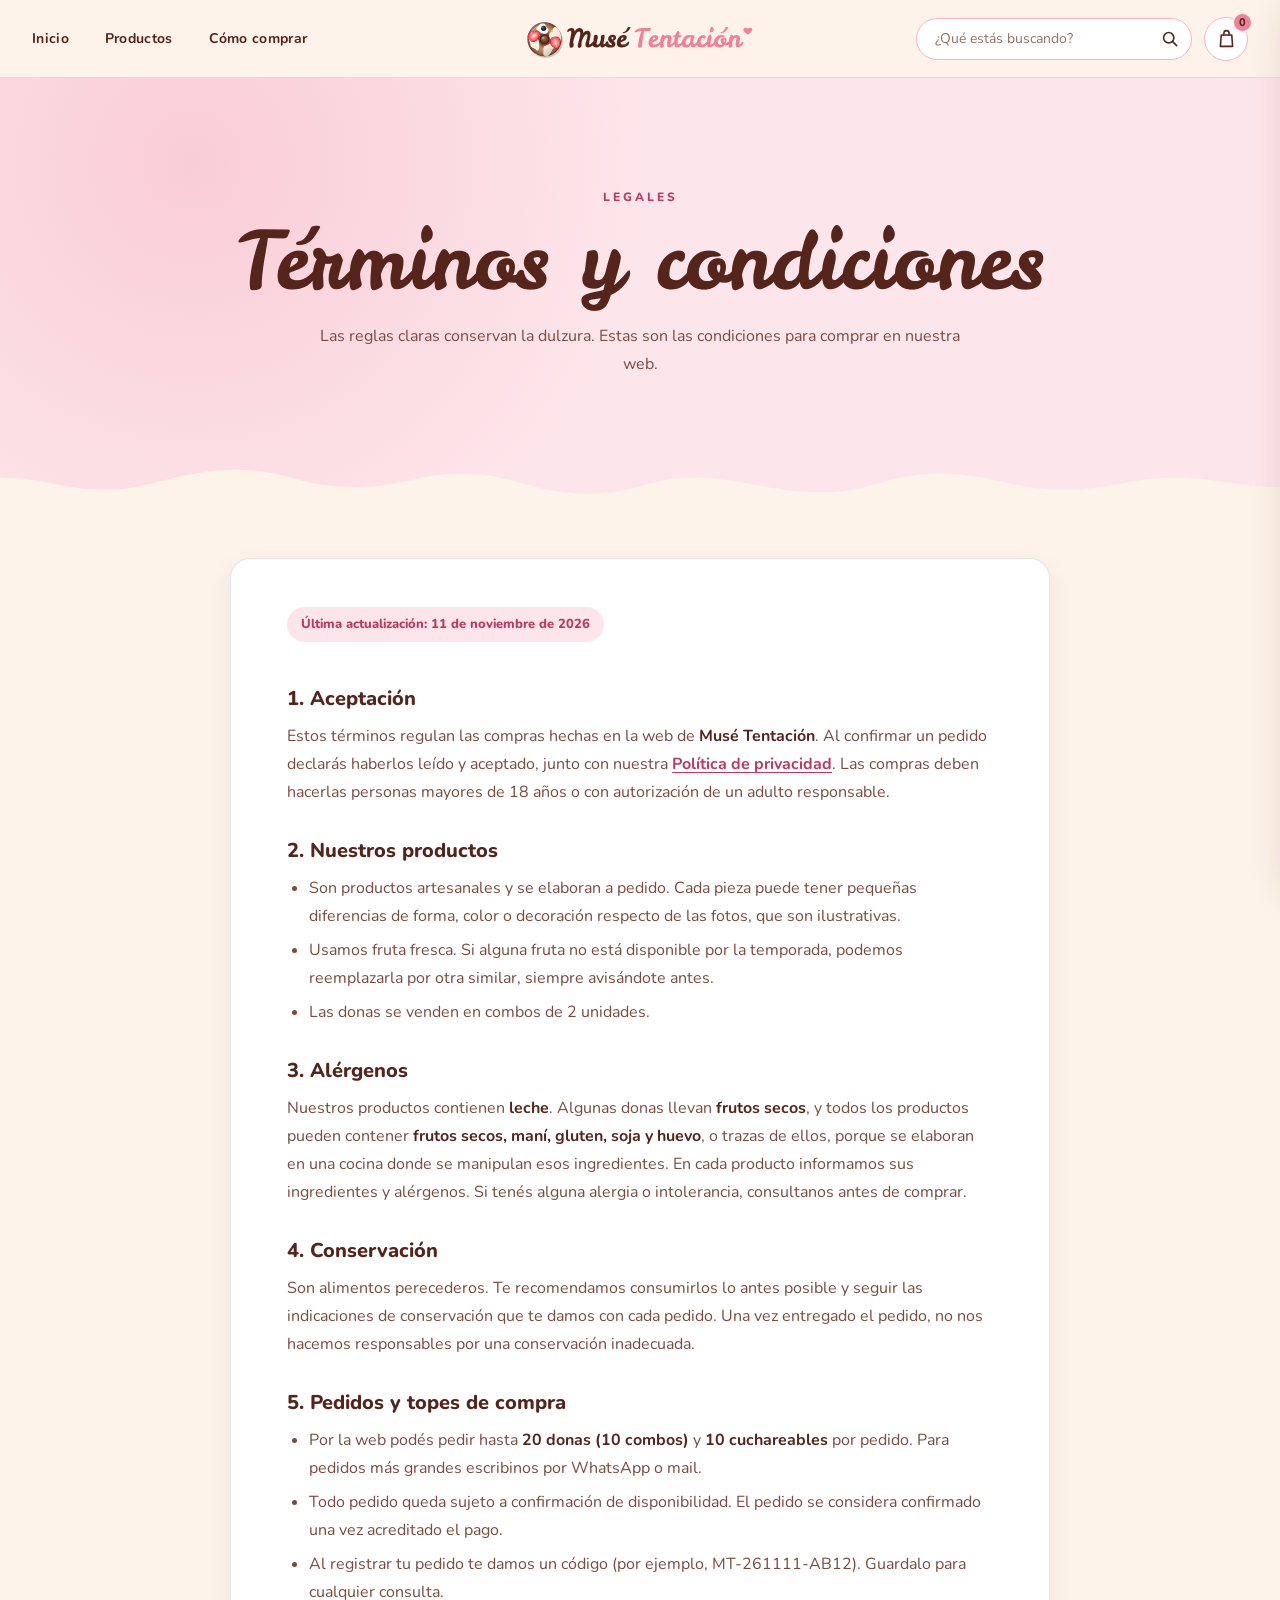
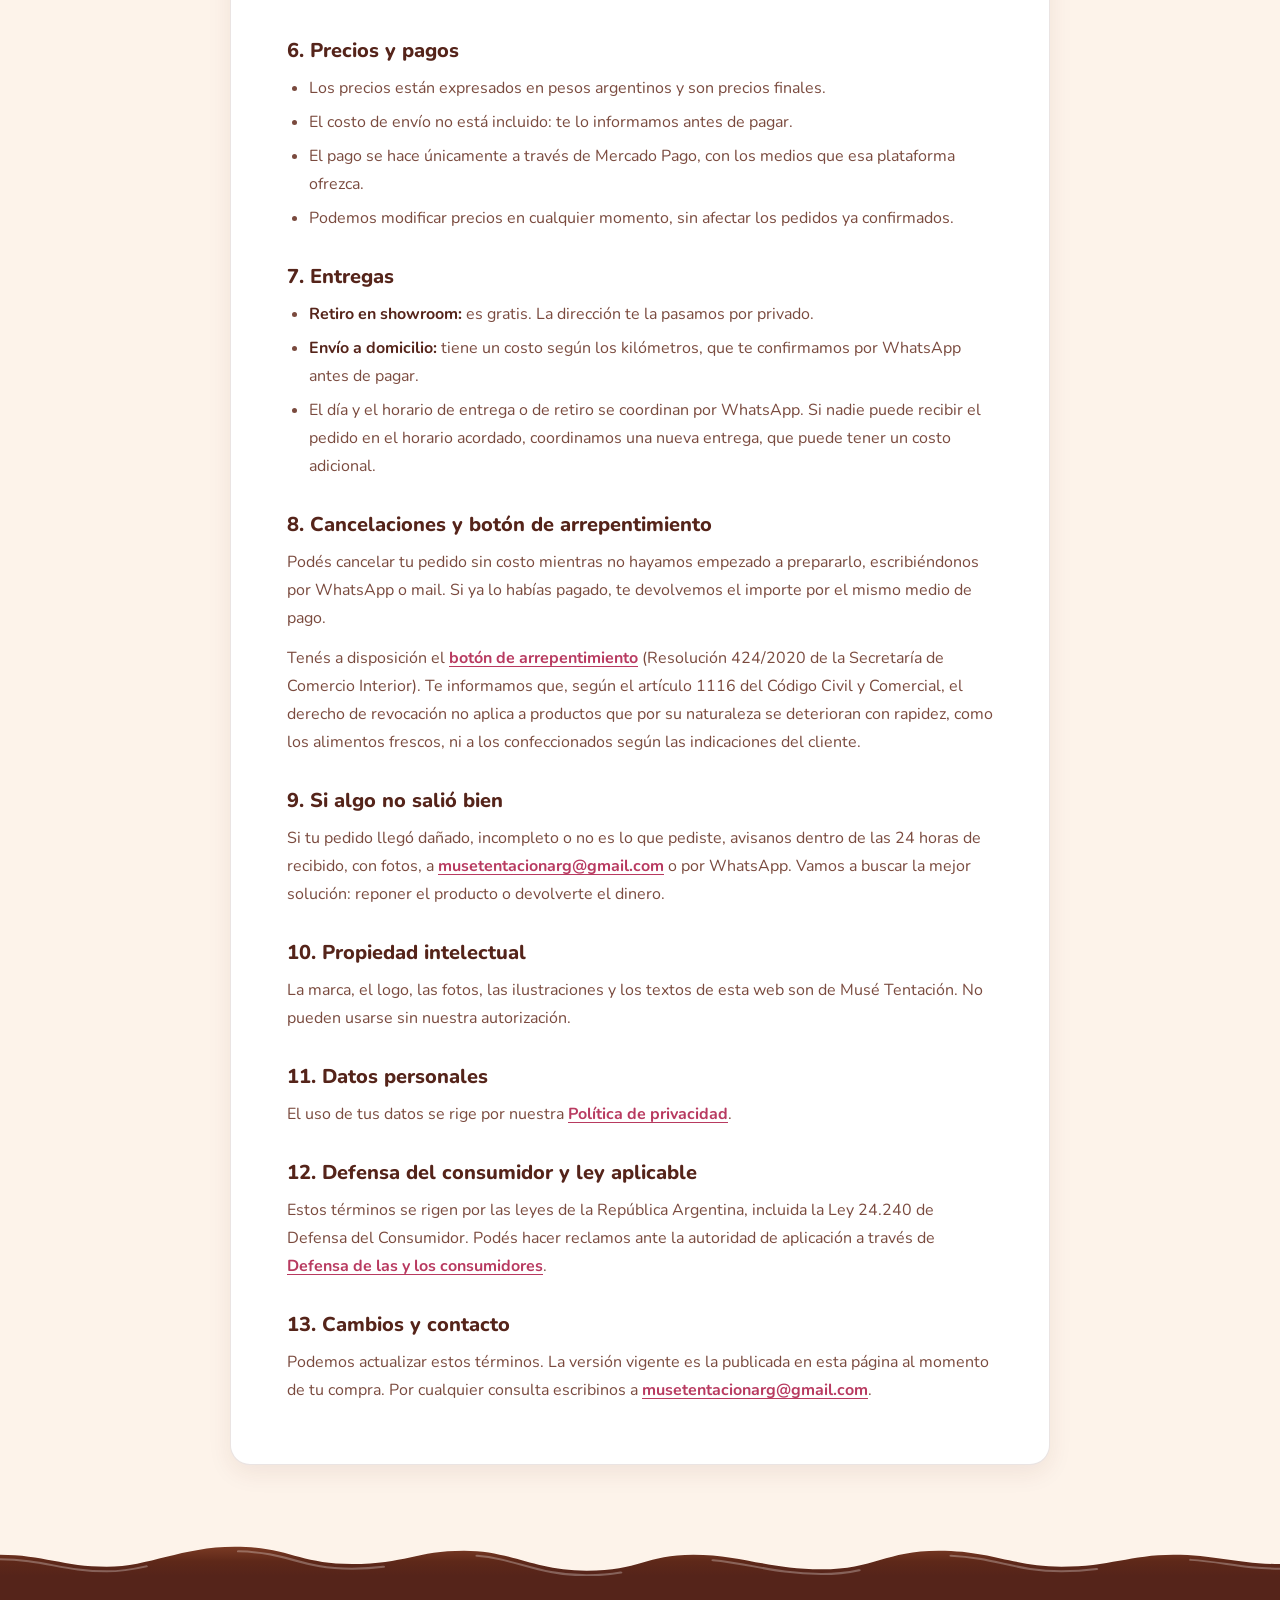
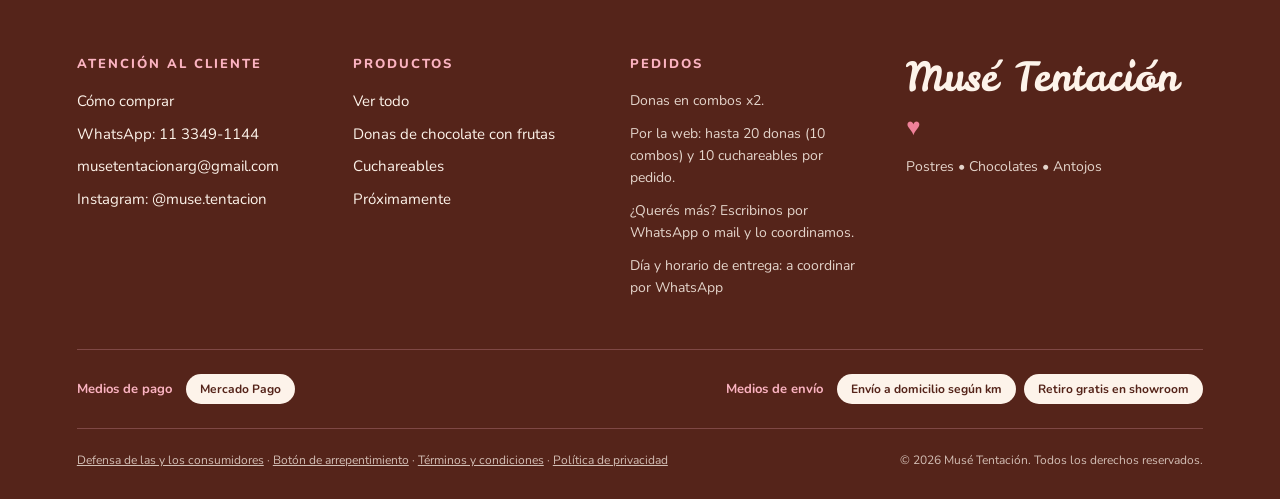
<file: terminos.html>
<!DOCTYPE html>

<html lang="es">
<head>
<meta charset="utf-8"/>
<meta content="width=device-width, initial-scale=1.0" name="viewport"/>
<title>Términos y condiciones | Musé Tentación</title>
<link rel="icon" type="image/svg+xml" href="imagenes web/favicon.svg?v=2">
    <link rel="icon" type="image/png" sizes="32x32" href="imagenes web/favicon-32.png?v=2">
    <link rel="apple-touch-icon" href="imagenes web/apple-touch-icon.png?v=2">
<meta content="Términos y condiciones de compra en Musé Tentación: pedidos, pagos, entregas, cancelaciones y alérgenos." name="description"/>
<link href="https://fonts.googleapis.com" rel="preconnect"/>
<link crossorigin="" href="https://fonts.gstatic.com" rel="preconnect"/>
<link href="https://fonts.googleapis.com/css2?family=Leckerli+One&amp;family=Nunito:wght@400;500;600;700;800&amp;display=swap" rel="stylesheet"/>
<link href="style.css" rel="stylesheet"/>
</head>
<body>
<!-- ===========================
         BARRA SUPERIOR
    ============================ -->
<div id="navbarCompartido"></div>
<!-- ===========================
         ENCABEZADO DE LA PÁGINA
    ============================ -->
<section class="encabezado-como-comprar">
<p class="subtitulo-pagina">
            LEGALES
        </p>
<h1>
            Términos y condiciones
        </h1>
<p class="introduccion-compra">
            Las reglas claras conservan la dulzura. Estas son las condiciones para comprar en nuestra web.
        </p>
</section>
<!-- ===========================
         TEXTO LEGAL
    ============================ -->
<main class="seccion-legal">
<article class="texto-legal">
<p class="legal-actualizacion">Última actualización: 11 de noviembre de 2026</p>
<h2>1. Aceptación</h2>
<p>Estos términos regulan las compras hechas en la web de <strong>Musé Tentación</strong>. Al confirmar un pedido declarás haberlos leído y aceptado, junto con nuestra <a href="privacidad.html">Política de privacidad</a>. Las compras deben hacerlas personas mayores de 18 años o con autorización de un adulto responsable.</p>

<h2>2. Nuestros productos</h2>
<ul>
<li>Son productos artesanales y se elaboran a pedido. Cada pieza puede tener pequeñas diferencias de forma, color o decoración respecto de las fotos, que son ilustrativas.</li>
<li>Usamos fruta fresca. Si alguna fruta no está disponible por la temporada, podemos reemplazarla por otra similar, siempre avisándote antes.</li>
<li>Las donas se venden en combos de 2 unidades.</li>
</ul>

<h2>3. Alérgenos</h2>
<p>Nuestros productos contienen <strong>leche</strong>. Algunas donas llevan <strong>frutos secos</strong>, y todos los productos pueden contener <strong>frutos secos, maní, gluten, soja y huevo</strong>, o trazas de ellos, porque se elaboran en una cocina donde se manipulan esos ingredientes. En cada producto informamos sus ingredientes y alérgenos. Si tenés alguna alergia o intolerancia, consultanos antes de comprar.</p>

<h2>4. Conservación</h2>
<p>Son alimentos perecederos. Te recomendamos consumirlos lo antes posible y seguir las indicaciones de conservación que te damos con cada pedido. Una vez entregado el pedido, no nos hacemos responsables por una conservación inadecuada.</p>

<h2>5. Pedidos y topes de compra</h2>
<ul>
<li>Por la web podés pedir hasta <strong>20 donas (10 combos)</strong> y <strong>10 cuchareables</strong> por pedido. Para pedidos más grandes escribinos por WhatsApp o mail.</li>
<li>Todo pedido queda sujeto a confirmación de disponibilidad. El pedido se considera confirmado una vez acreditado el pago.</li>
<li>Al registrar tu pedido te damos un código (por ejemplo, MT-261111-AB12). Guardalo para cualquier consulta.</li>
</ul>

<h2>6. Precios y pagos</h2>
<ul>
<li>Los precios están expresados en pesos argentinos y son precios finales.</li>
<li>El costo de envío no está incluido: te lo informamos antes de pagar.</li>
<li>El pago se hace únicamente a través de Mercado Pago, con los medios que esa plataforma ofrezca.</li>
<li>Podemos modificar precios en cualquier momento, sin afectar los pedidos ya confirmados.</li>
</ul>

<h2>7. Entregas</h2>
<ul>
<li><strong>Retiro en showroom:</strong> es gratis. La dirección te la pasamos por privado.</li>
<li><strong>Envío a domicilio:</strong> tiene un costo según los kilómetros, que te confirmamos por WhatsApp antes de pagar.</li>
<li>El día y el horario de entrega o de retiro se coordinan por WhatsApp. Si nadie puede recibir el pedido en el horario acordado, coordinamos una nueva entrega, que puede tener un costo adicional.</li>
</ul>

<h2>8. Cancelaciones y botón de arrepentimiento</h2>
<p>Podés cancelar tu pedido sin costo mientras no hayamos empezado a prepararlo, escribiéndonos por WhatsApp o mail. Si ya lo habías pagado, te devolvemos el importe por el mismo medio de pago.</p>
<p>Tenés a disposición el <a href="mailto:musetentacionarg@gmail.com?subject=Bot%C3%B3n%20de%20arrepentimiento">botón de arrepentimiento</a> (Resolución 424/2020 de la Secretaría de Comercio Interior). Te informamos que, según el artículo 1116 del Código Civil y Comercial, el derecho de revocación no aplica a productos que por su naturaleza se deterioran con rapidez, como los alimentos frescos, ni a los confeccionados según las indicaciones del cliente.</p>

<h2>9. Si algo no salió bien</h2>
<p>Si tu pedido llegó dañado, incompleto o no es lo que pediste, avisanos dentro de las 24 horas de recibido, con fotos, a <a href="mailto:musetentacionarg@gmail.com">musetentacionarg@gmail.com</a> o por WhatsApp. Vamos a buscar la mejor solución: reponer el producto o devolverte el dinero.</p>

<h2>10. Propiedad intelectual</h2>
<p>La marca, el logo, las fotos, las ilustraciones y los textos de esta web son de Musé Tentación. No pueden usarse sin nuestra autorización.</p>

<h2>11. Datos personales</h2>
<p>El uso de tus datos se rige por nuestra <a href="privacidad.html">Política de privacidad</a>.</p>

<h2>12. Defensa del consumidor y ley aplicable</h2>
<p>Estos términos se rigen por las leyes de la República Argentina, incluida la Ley 24.240 de Defensa del Consumidor. Podés hacer reclamos ante la autoridad de aplicación a través de <a href="https://www.argentina.gob.ar/produccion/defensadelconsumidor/formulario" target="_blank" rel="noopener">Defensa de las y los consumidores</a>.</p>

<h2>13. Cambios y contacto</h2>
<p>Podemos actualizar estos términos. La versión vigente es la publicada en esta página al momento de tu compra. Por cualquier consulta escribinos a <a href="mailto:musetentacionarg@gmail.com">musetentacionarg@gmail.com</a>.</p>
</article>
</main>
<!-- ===========================
         PIE DE PÁGINA
    ============================ -->
<div id="footerCompartido"></div>
<!-- ===========================
     CARRITO LATERAL
=========================== -->
<div class="fondo-carrito" id="fondoCarrito">
</div>
<aside aria-hidden="true" class="carrito-lateral" id="carritoLateral">
<div class="carrito-encabezado">
<div>
<p class="carrito-etiqueta">
                TU SELECCIÓN
            </p>
<h2>
                Carrito de compras
            </h2>
</div>
<button aria-label="Cerrar carrito" class="cerrar-carrito" id="cerrarCarrito" type="button">
<svg aria-hidden="true" viewbox="0 0 24 24">
<line x1="5" x2="19" y1="5" y2="19">
</line>
<line x1="19" x2="5" y1="5" y2="19">
</line>
</svg>
</button>
</div>
<!-- ACÁ SE MOSTRARÁN LOS PRODUCTOS -->
<div class="carrito-productos" id="carritoProductos">
</div>
<!-- ESTADO VACÍO -->
<div class="carrito-vacio" id="carritoVacio">
<div class="icono-carrito-vacio">
<svg viewbox="0 0 24 24">
<path d="M6 8h12l1 13H5L6 8z"></path>
<path d="M9 8V6a3 3 0 0 1 6 0v2"></path>
</svg>
</div>
<h3>
            Tu carrito está vacío
        </h3>
<p>
            Todavía no agregaste ningún producto.
        </p>
<button class="boton-seguir-comprando" id="seguirComprando" type="button">

            Seguir comprando

        </button>
</div>
<!-- RESUMEN DEL CARRITO -->
<div class="carrito-resumen" id="carritoResumen">
<div class="fila-total">
<span>
                Total
            </span>
<strong id="precioTotalCarrito">
                $0
            </strong>
</div>
<p class="texto-envio-carrito">
            El costo de envío se calculará al iniciar la compra.
        </p>
<button class="boton-iniciar-compra" id="iniciarCompra" type="button">

            Iniciar compra

        </button>
</div>
</aside>
<script src="componentes.js"></script>
<script src="navbar-scroll.js" defer></script>
</body>
</html>
</file>
<file: style.css>
/* =========================================================
   MUSÉ TENTACIÓN · ESTILOS GENERALES
   Paleta tomada del logo. Celular primero: los estilos base
   son para pantallas chicas y se amplían con min-width.
   Fuentes (cargadas en el <head> de cada HTML):
   - Leckerli One: script redondeada, solo títulos grandes y marca.
   - Nunito: cuerpo de texto, botones y etiquetas.
========================================================= */

:root {
    /* Colores de marca */
    --chocolate: #55241a;          /* texto principal, títulos, botones secundarios */
    --chocolate-hondo: #3d1811;    /* hovers sobre chocolate */
    --chocolate-suave: #7a4a3e;    /* texto secundario (7:1 sobre blanco) */
    --frutilla: #ef8199;           /* acento, botones principales (texto chocolate) */
    --frutilla-hover: #e96d89;
    --frutilla-titulo: #de5a78;    /* rosa para títulos grandes sobre crema */
    --frutilla-intensa: #b83a60;   /* rosa para textos chicos: precios, etiquetas (5:1) */
    --rosa-claro: #fbb3c1;         /* fondos suaves, hovers, bordes */
    --rosa-niebla: #fde6eb;        /* fondos rosados muy suaves */
    --crema: #fdf3ea;              /* fondo general */
    --crema-tostada: #f6e4d4;      /* fondos crema un poco más intensos */
    --blanco: #ffffff;             /* tarjetas */

    /* Estados */
    --exito: #3f7a52;
    --error: #a3324f;

    /* Bordes y sombras */
    --borde: rgba(85, 36, 26, 0.12);
    --borde-fuerte: rgba(85, 36, 26, 0.24);
    --sombra-suave: 0 8px 24px rgba(85, 36, 26, 0.08);
    --sombra-media: 0 16px 40px rgba(85, 36, 26, 0.14);
    --sombra-rosa: 0 10px 24px rgba(239, 129, 153, 0.35);

    /* Radios */
    --radio-chico: 12px;
    --radio: 20px;
    --radio-grande: 32px;
    --pildora: 999px;

    /* Alturas del navbar fijo */
    --alto-navbar: 64px;
    --alto-navbar-hero: 74px;
    --alto-navbar-compacto: 56px;
    --logo-normal: 50px;
    --logo-hero: 60px;
    --logo-compacto: 42px;

    /* Tipografía */
    --fuente-titulos: 'Leckerli One', 'Segoe Script', cursive;
    --fuente-texto: 'Nunito', 'Segoe UI', system-ui, -apple-system, sans-serif;

    /* Ondas de chocolate derretido (SVG reutilizable) */
    --onda-chocolate: url("data:image/svg+xml,%3Csvg xmlns='http://www.w3.org/2000/svg' viewBox='0 0 1200 60' preserveAspectRatio='none'%3E%3Cdefs%3E%3ClinearGradient id='g' x1='0' y1='0' x2='0' y2='1'%3E%3Cstop offset='0' stop-color='%237a3a24'/%3E%3Cstop offset='.5' stop-color='%235e2819'/%3E%3Cstop offset='1' stop-color='%2355241a'/%3E%3C/linearGradient%3E%3C/defs%3E%3Cpath fill='url(%23g)' d='M0 60V28c40 0 60 18 100 18s70-30 120-30 60 26 110 26 60-20 105-20 65 30 115 30 55-24 100-24 70 22 120 22 60-28 110-28 70 24 115 24 65-18 105-18 60 14 100 14V60Z'/%3E%3Cpath fill='none' stroke='%23fff' stroke-opacity='.28' stroke-width='3' stroke-linecap='round' stroke-dasharray='140 90' d='M0 35c40 0 60 18 100 18s70-30 120-30 60 26 110 26 60-20 105-20 65 30 115 30 55-24 100-24 70 22 120 22 60-28 110-28 70 24 115 24 65-18 105-18 60 14 100 14'/%3E%3C/svg%3E");
    --onda-crema: url("data:image/svg+xml,%3Csvg xmlns='http://www.w3.org/2000/svg' viewBox='0 0 1200 60' preserveAspectRatio='none'%3E%3Cpath fill='%23fdf3ea' d='M0 60V28c40 0 60 18 100 18s70-30 120-30 60 26 110 26 60-20 105-20 65 30 115 30 55-24 100-24 70 22 120 22 60-28 110-28 70 24 115 24 65-18 105-18 60 14 100 14V60Z'/%3E%3C/svg%3E");
    --onda-niebla: url("data:image/svg+xml,%3Csvg xmlns='http://www.w3.org/2000/svg' viewBox='0 0 1200 60' preserveAspectRatio='none'%3E%3Cpath fill='%23fde6eb' d='M0 60V28c40 0 60 18 100 18s70-30 120-30 60 26 110 26 60-20 105-20 65 30 115 30 55-24 100-24 70 22 120 22 60-28 110-28 70 24 115 24 65-18 105-18 60 14 100 14V60Z'/%3E%3C/svg%3E");
}

/* ===========================
   CONFIGURACIÓN GENERAL
=========================== */

*,
*::before,
*::after {
    margin: 0;
    padding: 0;
    box-sizing: border-box;
}

html {
    scroll-behavior: smooth;
    -webkit-text-size-adjust: 100%;
}

body {
    min-height: 100vh;

    background: var(--crema);
    color: var(--chocolate);

    font-family: var(--fuente-texto);
    font-size: 16px;
    line-height: 1.5;

    /* Sin scroll horizontal (hidden de respaldo, clip donde se soporte) */
    overflow-x: hidden;
    overflow-x: clip;

    -webkit-font-smoothing: antialiased;
}

img {
    max-width: 100%;
}

a {
    color: inherit;
}

button,
input,
select,
textarea {
    font-family: inherit;
}

::selection {
    background: var(--rosa-claro);
    color: var(--chocolate);
}

:focus-visible {
    outline: 3px solid var(--frutilla);
    outline-offset: 3px;
}

/* ===========================
   PRESENTACIÓN (HERO)
=========================== */

.hero {
    position: relative;

    min-height: 88vh;
    min-height: 88svh;

    padding: calc(var(--alto-navbar-hero) + 90px) 20px 100px;

    display: flex;
    flex-direction: column;
    justify-content: center;
    align-items: center;

    text-align: center;

    overflow: hidden;
    isolation: isolate;

    background:
        radial-gradient(circle at 12% 78%, rgba(251, 179, 193, 0.55) 0, rgba(251, 179, 193, 0) 38%),
        radial-gradient(circle at 88% 30%, rgba(251, 179, 193, 0.45) 0, rgba(251, 179, 193, 0) 34%),
        var(--crema);
}

/* Onda rosa al pie del hero */
.hero::after {
    content: "";

    position: absolute;
    left: 0;
    right: 0;
    bottom: -1px;

    height: 46px;

    background: var(--onda-niebla) center bottom / 100% 100% no-repeat;

    z-index: -1;
}

.hero h1 {
    color: var(--chocolate);

    font-family: var(--fuente-titulos);
    font-size: clamp(76px, 22vw, 190px);
    font-weight: 400;
    line-height: 0.95;

    /* "MUSÉ" se muestra como "Musé", igual que el logo */
    text-transform: lowercase;

    text-shadow: 0 6px 0 rgba(85, 36, 26, 0.08);

    animation: entrada-titulo 1.1s cubic-bezier(.2, .9, .3, 1.25) both;
}

.hero h1::first-letter {
    text-transform: uppercase;
}

/* "Tentación" */
.hero p:first-of-type {
    margin-top: 2px;

    color: var(--frutilla-titulo);

    font-family: var(--fuente-titulos);
    font-size: clamp(44px, 12vw, 104px);
    line-height: 1.05;

    text-transform: lowercase;

    animation: entrada-titulo 1.1s 0.25s cubic-bezier(.2, .9, .3, 1.25) both;
}

.hero p:first-of-type::first-letter {
    text-transform: uppercase;
}

/* Corazón entre el nombre y el lema */
.hero p:first-of-type::after {
    content: "";

    display: block;

    width: 150px;
    height: 18px;

    margin: 14px auto 0;

    background:
        linear-gradient(var(--chocolate), var(--chocolate)) left center / 52px 2px no-repeat,
        linear-gradient(var(--chocolate), var(--chocolate)) right center / 52px 2px no-repeat,
        url("data:image/svg+xml,%3Csvg xmlns='http://www.w3.org/2000/svg' viewBox='-1.1 -0.8 2.2 1.9'%3E%3Cpath fill='%23ef8199' d='M0 -0.3C-0.18 -0.72 -1 -0.72 -1 -0.12C-1 0.32 -0.45 0.6 0 1C0.45 0.6 1 0.32 1 -0.12C1 -0.72 0.18 -0.72 0 -0.3Z'/%3E%3C/svg%3E") center / 20px 18px no-repeat;
}

/* Lema: "Postres • Chocolates • Antojos" */
.hero p:nth-of-type(2) {
    margin-top: 18px;

    color: var(--chocolate);

    font-size: 12px;
    font-weight: 800;

    letter-spacing: 3px;
    text-transform: uppercase;

    animation: aparecer 1s 0.6s ease both;
}

@keyframes entrada-titulo {
    from {
        opacity: 0;
        transform: translateY(40px) scale(0.92);
    }

    to {
        opacity: 1;
        transform: none;
    }
}

@keyframes aparecer {
    from {
        opacity: 0;
        transform: translateY(24px);
    }

    to {
        opacity: 1;
        transform: none;
    }
}

/* ---------- Elementos que inyecta animaciones.js ---------- */

/* Contenido del hero que se mueve con parallax */
.hero-capa {
    position: relative;
    z-index: 2;

    display: flex;
    flex-direction: column;
    align-items: center;

    will-change: transform, opacity;
}

/* Chocolate derretido (SVG "gooey" armado por animaciones.js).
   Sale de debajo del navbar, como si chorreara de él. */
.hero-goteo {
    position: absolute;
    top: 0;           /* empieza detrás del navbar: la capa nunca deja hueco */
    left: 0;
    right: 0;

    pointer-events: none;

    z-index: 1;
}

.hero-goteo svg {
    display: block;

    width: 100%;
    height: auto;

    overflow: visible;
}

/* Indicador para bajar */
.hero-bajar {
    position: absolute;
    left: 50%;
    bottom: 56px;

    width: 46px;
    height: 46px;

    display: flex;
    justify-content: center;
    align-items: center;

    margin-left: -23px;

    color: var(--chocolate);
    background: var(--blanco);

    border: none;
    border-radius: 50%;
    box-shadow: var(--sombra-suave);

    cursor: pointer;

    z-index: 3;

    animation: rebote 2.2s 1.6s ease-in-out infinite both;
}

.hero-bajar svg {
    width: 20px;
    height: 20px;

    fill: none;
    stroke: currentColor;
    stroke-width: 2.2;
    stroke-linecap: round;
    stroke-linejoin: round;
}

.hero-bajar:hover {
    background: var(--rosa-claro);
}

@keyframes rebote {
    0%,
    100% {
        transform: translateY(0);
    }

    50% {
        transform: translateY(8px);
    }
}

/* Capa de dulces que caen al scrollear (queda debajo del navbar) */
.capa-dulces {
    position: fixed;
    inset: 0;

    overflow: hidden;

    pointer-events: none;

    z-index: 900;
}

.dulce {
    position: absolute;
    top: 0;
    left: 0;

    display: block;

    will-change: transform;
}

.dulce svg {
    display: block;

    width: 100%;
    height: 100%;

    overflow: visible;
}

@media (min-width: 900px) {
    .dulce {
        filter: drop-shadow(0 6px 6px rgba(61, 24, 17, 0.22));
    }
}

/* Aparición de secciones al entrar en pantalla */
.revelar {
    opacity: 0;
    transform: translateY(36px);

    transition:
        opacity 0.8s ease,
        transform 0.8s cubic-bezier(.2, .8, .2, 1);

    transition-delay: var(--retraso, 0s);
}

.revelar.visible {
    opacity: 1;
    transform: none;
}

/* Versión tranquila (movimiento reducido): solo fundido */
html.movimiento-tranquilo .revelar {
    transform: none;
    transition: opacity 0.6s ease;
}

/* ===========================
   BARRA SUPERIOR (fija, se compacta al bajar)
=========================== */

/* El contenedor compartido queda fijo arriba en todas las páginas */
#navbarCompartido {
    position: fixed;
    top: 0;
    left: 0;
    right: 0;

    z-index: 1500;
}

/* Compensa la altura del navbar fijo para que no tape contenido.
   (Dos reglas: :has() y la clase que agrega navbar-scroll.js) */
body:has(> #navbarCompartido):not(:has(> .hero)) {
    padding-top: var(--alto-navbar);
}

html.con-navbar:not(.con-hero) body {
    padding-top: var(--alto-navbar);
}

/* En el inicio no hace falta: el hero arranca debajo del navbar
   y ya tiene su propio espacio arriba. */

html {
    scroll-padding-top: calc(var(--alto-navbar-compacto) + 12px);
}

.navbar {
    position: relative;

    width: 100%;
    height: var(--alto-navbar);

    padding: 0 12px;

    display: flex;
    justify-content: space-between;
    align-items: center;

    background: rgba(253, 243, 234, 0.96);

    border-bottom: 1px solid var(--borde);

    overflow: visible;

    transition:
        height 0.35s ease,
        background-color 0.35s ease,
        box-shadow 0.35s ease,
        border-color 0.35s ease;
}

/* Arriba de todo en el inicio: más alto y fundido con el hero */
html.con-hero:not(.navbar-compacto) .navbar {
    height: var(--alto-navbar-hero);

    background: var(--crema);
    border-bottom-color: transparent;
}

html.con-hero:not(.navbar-compacto) .logo {
    height: var(--logo-hero);
}

/* Al bajar: compacto, crema semitransparente con blur y sombra suave */
html.navbar-compacto .navbar {
    height: var(--alto-navbar-compacto);

    background: rgba(253, 243, 234, 0.82);
    -webkit-backdrop-filter: blur(12px) saturate(1.2);
    backdrop-filter: blur(12px) saturate(1.2);

    border-bottom-color: rgba(85, 36, 26, 0.08);
    box-shadow: 0 8px 26px rgba(85, 36, 26, 0.12);
}

html.navbar-compacto .logo {
    height: var(--logo-compacto);
}

/* ===========================
   MENÚ IZQUIERDO (escritorio)
=========================== */

.menu-izquierda {
    display: none;

    height: 100%;

    align-items: center;
    gap: 30px;
}

.menu-izquierda > a,
.menu-item > a {
    position: relative;

    height: 100%;

    display: flex;
    align-items: center;

    color: var(--chocolate);
    text-decoration: none;

    font-size: 14px;
    font-weight: 700;

    letter-spacing: 0.3px;

    transition: color 0.25s ease;
}

.menu-izquierda a:visited {
    color: var(--chocolate);
}

/* Subrayado rosa redondeado al pasar el cursor */
.menu-izquierda > a::after,
.menu-item > a::after {
    content: "";

    position: absolute;
    left: 0;
    bottom: 20px;

    width: 0;
    height: 3px;

    background: var(--frutilla);
    border-radius: 3px;

    transition: width 0.3s ease;
}

.menu-izquierda > a:hover::after,
.menu-item:hover > a::after {
    width: 100%;
}

.menu-izquierda > a:hover,
.menu-item > a:hover {
    color: var(--frutilla-intensa);
}

.menu-item {
    position: relative;

    height: 100%;

    display: flex;
    align-items: center;
}

/* ===========================
   SUBMENÚ
=========================== */

.submenu {
    position: absolute;
    top: calc(100% - 6px);
    left: -16px;

    min-width: 240px;

    padding: 10px;

    background: var(--blanco);

    border: 1px solid var(--borde);
    border-radius: var(--radio);
    box-shadow: var(--sombra-media);

    opacity: 0;
    visibility: hidden;

    transform: translateY(-8px);

    transition:
        opacity 0.25s ease,
        visibility 0.25s ease,
        transform 0.25s ease;

    z-index: 1000;
}

.submenu::before {
    content: "";

    position: absolute;
    left: 0;
    bottom: 100%;

    width: 100%;
    height: 12px;
}

.submenu a {
    display: block;

    width: 100%;

    padding: 11px 14px;

    color: var(--chocolate);
    text-decoration: none;

    font-size: 14px;
    font-weight: 600;

    white-space: nowrap;

    border-radius: var(--radio-chico);

    transition:
        background 0.2s ease,
        color 0.2s ease,
        padding-left 0.2s ease;
}

.submenu a::after {
    display: none;
}

.submenu a:visited {
    color: var(--chocolate);
}

.submenu a:hover {
    background: var(--rosa-niebla);
    color: var(--frutilla-intensa);

    padding-left: 20px;
}

.menu-item:hover .submenu,
.menu-item:focus-within .submenu {
    opacity: 1;
    visibility: visible;

    transform: translateY(0);
}

/* ===========================
   LOGO DEL NAVBAR
=========================== */

.logo {
    position: absolute;
    left: 50%;
    top: 50%;

    height: var(--logo-normal);

    display: flex;
    justify-content: center;
    align-items: center;

    transform: translate(-50%, -50%);

    text-decoration: none;

    transition: height 0.35s ease;
}

.logo img {
    display: block;

    width: auto;
    height: 100%;
    max-width: 170px;

    object-fit: contain;

    border: none;
    outline: none;

    transition: transform 0.35s ease;
}

.logo:hover img {
    transform: scale(1.05) rotate(-2deg);
}

/* ===========================
   BUSCADOR
=========================== */

.menu-derecha {
    display: none;
    align-items: center;

    height: 42px;

    background: var(--blanco);

    border: 1.5px solid var(--rosa-claro);
    border-radius: var(--pildora);

    overflow: hidden;

    transition:
        border-color 0.25s ease,
        box-shadow 0.25s ease;
}

.menu-derecha:focus-within {
    border-color: var(--frutilla);
    box-shadow: 0 0 0 4px rgba(239, 129, 153, 0.18);
}

.menu-derecha input {
    width: 190px;
    height: 40px;

    padding: 0 6px 0 18px;

    background: transparent;

    border: none;
    outline: none;

    color: var(--chocolate);

    font-size: 14px;
}

.menu-derecha input::-webkit-search-cancel-button {
    display: none;
}

.menu-derecha input::placeholder {
    color: var(--chocolate-suave);
    opacity: 0.8;
}

.menu-derecha button {
    width: 44px;
    height: 40px;

    display: flex;
    justify-content: center;
    align-items: center;

    background: transparent;
    color: var(--chocolate);

    border: none;

    cursor: pointer;

    transition:
        background 0.25s ease,
        color 0.25s ease;
}

.menu-derecha button svg {
    width: 19px;
    height: 19px;

    fill: none;
    stroke: currentColor;
    stroke-width: 2;
    stroke-linecap: round;
}

.menu-derecha button:hover {
    background: var(--rosa-niebla);
    color: var(--frutilla-intensa);
}

/* ===========================
   ACCIONES DEL NAVBAR
=========================== */

.acciones-navbar {
    display: flex;
    align-items: center;

    gap: 10px;

    margin-left: auto;
}

/* ===========================
   BOTÓN DEL CARRITO
=========================== */

.boton-carrito {
    position: relative;

    width: 44px;
    height: 44px;

    display: flex;
    justify-content: center;
    align-items: center;

    background: var(--blanco);
    color: var(--chocolate);

    border: 1.5px solid var(--rosa-claro);
    border-radius: 50%;

    cursor: pointer;

    transition:
        background 0.25s ease,
        border-color 0.25s ease,
        transform 0.25s ease;
}

.boton-carrito:hover {
    background: var(--rosa-niebla);
    border-color: var(--frutilla);

    transform: translateY(-2px);
}

.boton-carrito svg {
    width: 21px;
    height: 21px;

    fill: none;
    stroke: currentColor;

    stroke-width: 1.8;
    stroke-linecap: round;
    stroke-linejoin: round;
}

.contador-carrito {
    position: absolute;
    top: -6px;
    right: -6px;

    min-width: 21px;
    height: 21px;

    padding: 0 5px;

    display: flex;
    justify-content: center;
    align-items: center;

    background: var(--frutilla);
    color: var(--chocolate);

    border: 2px solid var(--crema);
    border-radius: var(--pildora);

    font-size: 11px;
    font-weight: 800;
    line-height: 1;
}

/* ===========================
   MENÚ HAMBURGUESA (celular)
=========================== */

.boton-menu-mobile {
    position: relative;

    width: 44px;
    height: 44px;

    display: flex;
    flex-direction: column;
    justify-content: center;
    align-items: center;

    gap: 5px;

    background: transparent;
    border: none;
    border-radius: 50%;

    cursor: pointer;

    z-index: 2;
}

.boton-menu-mobile:hover {
    background: var(--rosa-niebla);
}

.boton-menu-mobile span {
    display: block;

    width: 22px;
    height: 2.5px;

    background: var(--chocolate);
    border-radius: 3px;

    transition:
        transform 0.3s ease,
        opacity 0.3s ease;
}

.boton-menu-mobile span:nth-child(2) {
    width: 16px;
    margin-left: -6px;
}

.fondo-menu-mobile {
    position: fixed;
    inset: 0;

    display: block;

    background: rgba(61, 24, 17, 0.45);

    opacity: 0;
    visibility: hidden;
    pointer-events: none;

    transition:
        opacity 0.35s ease,
        visibility 0.35s ease;

    z-index: 1996;
}

.fondo-menu-mobile.activo {
    opacity: 1;
    visibility: visible;
    pointer-events: auto;
}

.menu-mobile {
    position: fixed;
    top: 0;
    left: 0;

    width: min(86%, 380px);
    height: 100vh;
    height: 100dvh;

    display: flex;
    flex-direction: column;

    overflow: hidden;

    background: var(--crema);
    color: var(--chocolate);

    border-radius: 0 var(--radio-grande) var(--radio-grande) 0;
    box-shadow: 15px 0 40px rgba(85, 36, 26, 0.2);

    transform: translateX(-105%);

    transition: transform 0.4s cubic-bezier(.2, .8, .2, 1);

    z-index: 1997;
}

.menu-mobile.abierto {
    transform: translateX(0);
}

.menu-mobile-encabezado {
    flex-shrink: 0;

    min-height: 76px;

    padding: 0 20px 0 24px;

    display: flex;
    justify-content: space-between;
    align-items: center;

    border-bottom: 1px solid var(--borde);
}

.menu-mobile-encabezado p {
    color: var(--frutilla-intensa);

    font-size: 12px;
    font-weight: 800;

    letter-spacing: 3px;
}

.cerrar-menu-mobile {
    position: relative;

    width: 44px;
    height: 44px;

    background: var(--blanco);
    border: 1.5px solid var(--rosa-claro);
    border-radius: 50%;

    cursor: pointer;
}

.cerrar-menu-mobile span {
    position: absolute;
    top: 50%;
    left: 50%;

    width: 18px;
    height: 2px;

    background: var(--chocolate);
    border-radius: 2px;
}

.cerrar-menu-mobile span:first-child {
    transform: translate(-50%, -50%) rotate(45deg);
}

.cerrar-menu-mobile span:last-child {
    transform: translate(-50%, -50%) rotate(-45deg);
}

.menu-mobile-contenido {
    flex: 1 1 auto;
    min-height: 0;

    padding: 12px 24px 30px;

    overflow-y: auto;
    overflow-x: hidden;

    -webkit-overflow-scrolling: touch;
}

.enlace-mobile-principal,
.boton-submenu-mobile {
    width: 100%;
    min-height: 56px;

    display: flex;
    justify-content: space-between;
    align-items: center;

    background: transparent;
    color: var(--chocolate);

    border: none;
    border-bottom: 1px solid var(--borde);

    text-decoration: none;

    font-size: 17px;
    font-weight: 700;

    cursor: pointer;
}

.boton-submenu-mobile {
    text-align: left;
}

.icono-desplegar {
    width: 30px;
    height: 30px;

    display: inline-flex;
    justify-content: center;
    align-items: center;

    color: var(--chocolate);
    background: var(--rosa-niebla);
    border-radius: 50%;

    font-size: 20px;
    font-weight: 600;
    line-height: 1;

    transition: transform 0.3s ease;
}

.grupo-menu-mobile.abierto .icono-desplegar {
    transform: rotate(45deg);
}

.submenu-mobile {
    max-height: 0;

    overflow: hidden;

    padding-left: 14px;

    transition:
        max-height 0.4s ease,
        padding 0.4s ease;
}

.grupo-menu-mobile.abierto .submenu-mobile {
    max-height: 400px;

    padding-top: 6px;
    padding-bottom: 10px;
}

.submenu-mobile a {
    min-height: 44px;

    display: flex;
    align-items: center;
    gap: 10px;

    color: var(--chocolate-suave);

    text-decoration: none;

    font-size: 15px;
    font-weight: 600;
}

.submenu-mobile a::before {
    content: "";

    width: 6px;
    height: 6px;

    background: var(--frutilla);
    border-radius: 50%;

    flex-shrink: 0;
}

.menu-mobile-marca {
    flex-shrink: 0;

    padding: 22px 24px 28px;

    background: var(--rosa-niebla);
}

.menu-mobile-marca strong {
    display: block;

    margin-bottom: 6px;

    color: var(--chocolate);

    font-family: var(--fuente-titulos);
    font-size: 28px;
    font-weight: 400;
    line-height: 1.1;
}

.menu-mobile-marca p {
    max-width: 280px;

    color: var(--chocolate-suave);

    font-size: 13px;
    line-height: 1.6;
}

body.menu-mobile-abierto {
    overflow: hidden;
}

/* ===========================
   SEGUNDA PANTALLA: PORTADAS
=========================== */

.contenido {
    display: grid;
    grid-template-columns: 1fr;
    gap: 16px;

    width: 100%;

    padding: 28px 16px 56px;

    background: var(--rosa-niebla);
}

.categoria {
    position: relative;

    display: block;

    height: 56vh;
    min-height: 300px;
    max-height: 460px;

    overflow: hidden;

    border-radius: var(--radio-grande);
    box-shadow: var(--sombra-media);

    text-decoration: none;

    cursor: pointer;

    isolation: isolate;
}

.categoria img {
    display: block;

    width: 100%;
    height: 100%;

    object-fit: cover;
    object-position: center 35%;

    transition:
        transform 0.8s ease,
        filter 0.8s ease;
}

.overlay {
    position: absolute;
    inset: 0;

    padding: 28px;

    display: flex;
    justify-content: center;
    align-items: flex-end;

    background: linear-gradient(to top, rgba(61, 24, 17, 0.62), rgba(61, 24, 17, 0) 48%);

    transition: background 0.6s ease;
}

.overlay h2 {
    color: var(--blanco);

    font-family: var(--fuente-titulos);
    font-size: clamp(34px, 9vw, 60px);
    font-weight: 400;
    line-height: 1.1;

    text-transform: lowercase;

    text-shadow: 0 4px 18px rgba(61, 24, 17, 0.45);

    transition: transform 0.6s ease;
}

.overlay h2::first-letter {
    text-transform: uppercase;
}

/* Botoncito "Ver más" con corazón bajo el título */
.overlay h2::after {
    content: "Ver más ♥";

    display: block;

    width: max-content;

    margin: 12px auto 0;
    padding: 8px 18px;

    color: var(--chocolate);
    background: var(--frutilla);

    border-radius: var(--pildora);

    font-family: var(--fuente-texto);
    font-size: 13px;
    font-weight: 800;

    letter-spacing: 1px;
    text-transform: uppercase;
    text-shadow: none;

    transition: background 0.3s ease;
}

.categoria:hover img {
    transform: scale(1.06);
}

.categoria:hover .overlay {
    background: linear-gradient(to top, rgba(61, 24, 17, 0.8), rgba(61, 24, 17, 0.05) 70%);
}

.categoria:hover .overlay h2 {
    transform: translateY(-6px);
}

.categoria:hover .overlay h2::after {
    background: var(--rosa-claro);
}

/* ===========================
   TERCERA PANTALLA: CATÁLOGO
=========================== */

.catalogo {
    position: relative;

    padding: 70px 0 80px;

    background: var(--crema);
    color: var(--chocolate);

    overflow: hidden;
}

/* Onda que une la sección rosa con la crema */
.catalogo::before {
    content: "";

    position: absolute;
    top: -1px;
    left: 0;
    right: 0;

    height: 40px;

    background: var(--onda-niebla) center top / 100% 100% no-repeat;

    transform: scaleY(-1);
}

.catalogo-encabezado {
    width: min(1400px, 90%);

    margin: 0 auto 30px;

    text-align: center;
}

.catalogo-encabezado p {
    margin-bottom: 6px;

    color: var(--frutilla-intensa);

    font-size: 12px;
    font-weight: 800;

    letter-spacing: 3px;
    text-transform: uppercase;
}

.catalogo-encabezado h2 {
    color: var(--chocolate);

    font-family: var(--fuente-titulos);
    font-size: clamp(40px, 10vw, 64px);
    font-weight: 400;
    line-height: 1.1;

    text-transform: lowercase;
}

.catalogo-encabezado h2::first-letter {
    text-transform: uppercase;
}

.carrusel-contenedor {
    position: relative;

    width: min(1400px, 100%);

    margin: 0 auto;

    display: flex;
    align-items: center;
}

.carrusel {
    display: flex;
    gap: 16px;

    width: 100%;

    overflow-x: auto;

    scroll-behavior: smooth;
    scroll-snap-type: x mandatory;

    padding: 8px 16px 26px;
    scroll-padding: 0 16px;

    scrollbar-width: none;
}

.carrusel::-webkit-scrollbar {
    display: none;
}

.tarjeta-catalogo {
    position: relative;

    flex: 0 0 82%;
    height: 400px;

    display: block;

    overflow: hidden;

    border-radius: var(--radio-grande);
    box-shadow: var(--sombra-suave);

    background: var(--rosa-claro);

    text-decoration: none;

    cursor: pointer;

    scroll-snap-align: start;

    isolation: isolate;

    transition:
        transform 0.4s ease,
        box-shadow 0.4s ease;
}

.tarjeta-catalogo img {
    display: block;

    width: 100%;
    height: 100%;

    object-fit: cover;

    transition: transform 0.8s ease;
}

.tarjeta-catalogo::after {
    content: "";

    position: absolute;
    inset: 0;

    background: linear-gradient(to top, rgba(61, 24, 17, 0.82), rgba(61, 24, 17, 0) 62%);

    transition: opacity 0.4s ease;
}

.tarjeta-texto {
    position: absolute;
    left: 22px;
    right: 22px;
    bottom: 22px;

    z-index: 2;

    color: var(--blanco);
}

.tarjeta-texto h3 {
    margin-bottom: 6px;

    font-size: 21px;
    font-weight: 800;
    line-height: 1.2;

    letter-spacing: 0.5px;
}

.tarjeta-texto span {
    display: inline-block;

    padding: 5px 12px;

    color: var(--chocolate);
    background: var(--rosa-claro);

    border-radius: var(--pildora);

    font-size: 12px;
    font-weight: 700;
    line-height: 1.35;
}

.tarjeta-catalogo:hover {
    transform: translateY(-6px);
    box-shadow: var(--sombra-media);
}

.tarjeta-catalogo:hover img {
    transform: scale(1.06);
}

/* Tarjeta "Próximamente": no es clickeable */
#proximamente,
.tarjeta-catalogo[aria-disabled="true"] {
    cursor: default;
}

#proximamente img,
.tarjeta-catalogo[aria-disabled="true"] img {
    filter: saturate(0.55) blur(1.5px);
    transform: scale(1.04);
}

#proximamente::after,
.tarjeta-catalogo[aria-disabled="true"]::after {
    background:
        linear-gradient(to top, rgba(61, 24, 17, 0.85), rgba(85, 36, 26, 0.35) 70%);
}

/* Cinta "Muy pronto" */
#proximamente::before,
.tarjeta-catalogo[aria-disabled="true"]::before {
    content: "Muy pronto ♥";

    position: absolute;
    top: 18px;
    right: 18px;

    z-index: 3;

    padding: 7px 14px;

    color: var(--chocolate);
    background: var(--crema);

    border: 2px dashed var(--frutilla);
    border-radius: var(--pildora);

    font-size: 12px;
    font-weight: 800;

    letter-spacing: 1px;
    text-transform: uppercase;
}

#proximamente:hover,
.tarjeta-catalogo[aria-disabled="true"]:hover {
    transform: none;
    box-shadow: var(--sombra-suave);
}

#proximamente:hover img,
.tarjeta-catalogo[aria-disabled="true"]:hover img {
    transform: scale(1.04);
}

/* Flechas del carrusel (solo escritorio) */

.flecha {
    position: absolute;
    top: 50%;

    z-index: 10;

    width: 52px;
    height: 52px;

    display: none;

    color: var(--chocolate);
    background: var(--blanco);

    border: 1.5px solid var(--rosa-claro);
    border-radius: 50%;
    box-shadow: var(--sombra-suave);

    font-size: 22px;
    font-weight: 700;

    cursor: pointer;

    transform: translateY(-50%);

    transition:
        background 0.25s ease,
        color 0.25s ease,
        opacity 0.3s ease;
}

.flecha:hover {
    background: var(--frutilla);
    color: var(--chocolate);
}

.flecha-izquierda {
    left: 8px;
}

.flecha-derecha {
    right: 8px;
}

.flecha:disabled {
    opacity: 0;
    pointer-events: none;
}

/* ===========================
   PIE DE PÁGINA
=========================== */

.footer {
    position: relative;

    padding: 56px 24px 28px;

    background: var(--chocolate);
    color: var(--crema);

    font-family: var(--fuente-texto);
}

/* Chocolate derretido sobre el borde superior del footer */
.footer::before {
    content: "";

    position: absolute;
    left: 0;
    right: 0;
    bottom: calc(100% - 1px);

    height: 40px;

    background: var(--onda-chocolate) center bottom / 100% 100% no-repeat;

    pointer-events: none;
}

.footer-contenido {
    display: grid;
    grid-template-columns: 1fr;
    gap: 36px;

    max-width: 1400px;

    margin: 0 auto;
}

.footer-columna {
    display: flex;
    flex-direction: column;
    align-items: flex-start;
}

.footer-columna h3 {
    margin-bottom: 16px;

    color: var(--rosa-claro);

    font-size: 13px;
    font-weight: 800;

    letter-spacing: 2px;
    text-transform: uppercase;
}

.footer-columna a {
    margin-bottom: 10px;

    color: var(--crema);
    text-decoration: none;

    font-size: 15px;

    overflow-wrap: anywhere;

    transition: color 0.25s ease;
}

.footer-columna a:visited {
    color: var(--crema);
}

.footer-columna a:hover {
    color: var(--rosa-claro);
}

.footer-columna p {
    margin-bottom: 10px;

    color: rgba(253, 243, 234, 0.85);

    font-size: 14px;
    line-height: 1.6;
}

.footer-marca {
    max-width: 340px;
}

.footer-marca h2 {
    margin-bottom: 12px;

    color: var(--crema);

    font-family: var(--fuente-titulos);
    font-size: 40px;
    font-weight: 400;
    line-height: 1.1;
}

.footer-marca h2::after {
    content: " ♥";

    color: var(--frutilla);

    font-size: 0.6em;
}

.footer-marca p {
    color: rgba(253, 243, 234, 0.85);

    font-size: 14px;
    line-height: 1.7;
}

.footer-info {
    max-width: 1400px;

    margin: 40px auto 0;
    padding: 24px 0;

    display: flex;
    flex-direction: column;
    gap: 18px;

    border-top: 1px solid rgba(251, 179, 193, 0.25);
    border-bottom: 1px solid rgba(251, 179, 193, 0.25);
}

.footer-pagos,
.footer-envios {
    display: flex;
    align-items: center;
    flex-wrap: wrap;

    gap: 8px;
}

.footer-pagos span,
.footer-envios span {
    margin-right: 6px;

    color: var(--rosa-claro);

    font-size: 13px;
    font-weight: 700;
}

.pago,
.envio {
    min-height: 30px;

    padding: 4px 14px;

    display: flex;
    justify-content: center;
    align-items: center;

    background: var(--crema);
    color: var(--chocolate);

    border-radius: var(--pildora);

    font-size: 12px;
    font-weight: 700;
    text-align: center;
}

.footer-final {
    max-width: 1400px;

    margin: 22px auto 0;

    display: flex;
    flex-direction: column;
    gap: 8px;

    color: rgba(253, 243, 234, 0.75);

    font-size: 12px;
}

/* ===========================
   PÁGINA: CÓMO COMPRAR
=========================== */

.encabezado-como-comprar {
    position: relative;

    min-height: 340px;

    padding: 70px 20px 80px;

    display: flex;
    flex-direction: column;
    justify-content: center;
    align-items: center;

    text-align: center;

    background:
        radial-gradient(circle at 15% 20%, rgba(239, 129, 153, 0.25) 0, rgba(239, 129, 153, 0) 40%),
        var(--rosa-niebla);
    color: var(--chocolate);
}

.encabezado-como-comprar::after {
    content: "";

    position: absolute;
    left: 0;
    right: 0;
    bottom: -1px;

    height: 40px;

    background: var(--onda-crema) center bottom / 100% 100% no-repeat;
}

.subtitulo-pagina {
    margin-bottom: 10px;

    color: var(--frutilla-intensa);

    font-size: 12px;
    font-weight: 800;

    letter-spacing: 3px;
    text-transform: uppercase;
}

.encabezado-como-comprar h1 {
    font-family: var(--fuente-titulos);
    font-size: clamp(44px, 12vw, 80px);
    font-weight: 400;
    line-height: 1.1;
}

.introduccion-compra {
    max-width: 640px;

    margin-top: 18px;

    color: var(--chocolate-suave);

    font-size: 16px;
    line-height: 1.75;
}

/* Enlace activo del navbar */
.enlace-activo::after {
    width: 100% !important;
}

/* ===========================
   LISTA DE PASOS
=========================== */

.seccion-pasos {
    background: var(--crema);

    padding: 50px 16px 80px;
}

.lista-pasos {
    max-width: 960px;

    margin: 0 auto;

    display: grid;
    gap: 16px;
}

.paso-compra {
    display: grid;
    grid-template-columns: 1fr;
    gap: 12px;

    padding: 24px 22px;

    background: var(--blanco);

    border: 1px solid var(--borde);
    border-radius: var(--radio);
    box-shadow: var(--sombra-suave);

    transition:
        transform 0.3s ease,
        box-shadow 0.3s ease;
}

.paso-compra:hover {
    transform: translateY(-3px);
    box-shadow: var(--sombra-media);
}

.numero-paso {
    width: 54px;
    height: 54px;

    display: flex;
    justify-content: center;
    align-items: center;

    color: var(--chocolate);
    background: var(--rosa-claro);

    border-radius: 50%;

    font-family: var(--fuente-titulos);
    font-size: 24px;
    line-height: 1;
}

.contenido-paso h2 {
    margin-bottom: 8px;

    color: var(--chocolate);

    font-size: 19px;
    font-weight: 800;
}

.contenido-paso p {
    max-width: 760px;

    color: var(--chocolate-suave);

    font-size: 15px;
    line-height: 1.75;
}

.contenido-paso a {
    color: var(--frutilla-intensa);
    font-weight: 700;

    text-decoration-color: var(--rosa-claro);
    text-decoration-thickness: 2px;
    text-underline-offset: 3px;
}

.contenido-paso a:hover {
    text-decoration-color: var(--frutilla-intensa);
}

/* ===========================
   BENEFICIOS DE COMPRA
=========================== */

.beneficios-compra {
    padding: 44px 24px;

    display: flex;
    flex-direction: column;
    align-items: flex-start;

    gap: 26px;

    background: var(--rosa-niebla);
}

.beneficio {
    width: 100%;

    display: flex;
    align-items: center;

    gap: 18px;
}

.icono-beneficio {
    flex: 0 0 56px;

    width: 56px;
    height: 56px;

    display: flex;
    justify-content: center;
    align-items: center;

    color: var(--chocolate);
    background: var(--blanco);

    border-radius: 50%;
    box-shadow: var(--sombra-suave);
}

.icono-beneficio svg {
    display: block;

    width: 28px;
    height: 28px;

    fill: none;
    stroke: currentColor;

    stroke-width: 1.8;
    stroke-linecap: round;
    stroke-linejoin: round;
}

.beneficio h3 {
    margin-bottom: 3px;

    color: var(--chocolate);

    font-size: 15px;
    font-weight: 800;

    letter-spacing: 0.5px;
    text-transform: uppercase;
}

.beneficio p {
    color: var(--chocolate-suave);

    font-size: 14px;
}

.separador-beneficio {
    width: 100%;
    height: 1px;

    background: var(--rosa-claro);
}

/* ===========================
   FONDO DEL CARRITO
=========================== */

.fondo-carrito {
    position: fixed;
    inset: 0;

    background: rgba(61, 24, 17, 0.45);

    opacity: 0;
    visibility: hidden;

    transition:
        opacity 0.35s ease,
        visibility 0.35s ease;

    z-index: 1998;
}

.fondo-carrito.activo {
    opacity: 1;
    visibility: visible;
}

/* ===========================
   CARRITO LATERAL
=========================== */

.carrito-lateral {
    position: fixed;
    top: 0;
    right: 0;

    width: 100%;
    height: 100vh;
    height: 100dvh;

    display: flex;
    flex-direction: column;

    background: var(--crema);
    color: var(--chocolate);

    transform: translateX(105%);

    transition: transform 0.4s cubic-bezier(.2, .8, .2, 1);

    z-index: 1999;

    box-shadow: -15px 0 40px rgba(85, 36, 26, 0.18);
}

.carrito-lateral.abierto {
    transform: translateX(0);
}

body.carrito-abierto {
    overflow: hidden;
}

.carrito-encabezado {
    min-height: 92px;

    padding: 20px 22px;

    display: flex;
    justify-content: space-between;
    align-items: center;

    background: var(--rosa-niebla);

    border-bottom: 1px solid var(--borde);
}

.carrito-etiqueta {
    margin-bottom: 2px;

    color: var(--frutilla-intensa);

    font-size: 11px;
    font-weight: 800;

    letter-spacing: 2.5px;
}

.carrito-encabezado h2 {
    font-family: var(--fuente-titulos);
    font-size: 28px;
    font-weight: 400;
    line-height: 1.15;
}

.cerrar-carrito {
    width: 44px;
    height: 44px;

    flex-shrink: 0;

    display: flex;
    justify-content: center;
    align-items: center;

    background: var(--blanco);
    color: var(--chocolate);

    border: 1.5px solid var(--rosa-claro);
    border-radius: 50%;

    cursor: pointer;

    transition:
        background 0.25s ease,
        color 0.25s ease;
}

.cerrar-carrito:hover {
    background: var(--chocolate);
    color: var(--crema);
}

.cerrar-carrito svg {
    width: 18px;
    height: 18px;

    fill: none;
    stroke: currentColor;

    stroke-width: 2;
    stroke-linecap: round;
}

/* ---------- Carrito vacío ---------- */

.carrito-vacio {
    flex: 1;

    padding: 40px 28px;

    display: flex;
    flex-direction: column;
    justify-content: center;
    align-items: center;

    text-align: center;
}

.icono-carrito-vacio {
    width: 84px;
    height: 84px;

    margin-bottom: 20px;

    display: flex;
    justify-content: center;
    align-items: center;

    color: var(--chocolate);
    background: var(--rosa-claro);

    border-radius: 50%;
}

.icono-carrito-vacio svg {
    width: 34px;
    height: 34px;

    fill: none;
    stroke: currentColor;

    stroke-width: 1.7;
    stroke-linecap: round;
    stroke-linejoin: round;
}

.carrito-vacio h3 {
    margin-bottom: 8px;

    font-family: var(--fuente-titulos);
    font-size: 28px;
    font-weight: 400;
}

.carrito-vacio p {
    margin-bottom: 24px;

    color: var(--chocolate-suave);

    font-size: 15px;
    line-height: 1.6;
}

/* Botón secundario: chocolate */
.boton-seguir-comprando {
    min-width: 200px;
    min-height: 48px;

    padding: 0 26px;

    background: var(--chocolate);
    color: var(--crema);

    border: none;
    border-radius: var(--pildora);

    font-size: 14px;
    font-weight: 800;

    letter-spacing: 0.5px;

    cursor: pointer;

    transition:
        background 0.25s ease,
        transform 0.25s ease;
}

.boton-seguir-comprando:hover {
    background: var(--chocolate-hondo);
    transform: translateY(-2px);
}

/* ---------- Productos del carrito ---------- */

.carrito-productos {
    flex: 1;

    padding: 6px 18px;

    overflow-y: auto;
}

.producto-carrito {
    display: grid;
    grid-template-columns: 80px minmax(0, 1fr) auto;
    gap: 14px;

    margin: 12px 0;
    padding: 12px;

    background: var(--blanco);

    border-radius: var(--radio);
    box-shadow: var(--sombra-suave);
}

.producto-carrito img {
    width: 80px;
    height: 92px;

    object-fit: cover;

    background: var(--rosa-niebla);

    border-radius: var(--radio-chico);
}

.informacion-producto-carrito h3 {
    margin-bottom: 4px;

    color: var(--chocolate);

    font-size: 15px;
    font-weight: 800;
    line-height: 1.3;
}

.informacion-producto-carrito p {
    margin-bottom: 8px;

    color: var(--chocolate-suave);

    font-size: 13px;
}

.precio-producto-carrito {
    color: var(--frutilla-intensa);

    font-size: 16px;
    font-weight: 800;
}

.controles-cantidad {
    margin-top: 10px;

    display: flex;
    align-items: center;

    width: max-content;

    background: var(--rosa-niebla);
    border-radius: var(--pildora);
}

.controles-cantidad button {
    width: 34px;
    height: 34px;

    background: transparent;
    color: var(--chocolate);

    border: none;
    border-radius: 50%;

    font-size: 17px;
    font-weight: 700;

    cursor: pointer;

    transition: background 0.2s ease;
}

.controles-cantidad button:hover {
    background: var(--rosa-claro);
}

.controles-cantidad span {
    min-width: 28px;

    text-align: center;

    font-size: 14px;
    font-weight: 800;
}

.eliminar-producto {
    align-self: start;

    width: 32px;
    height: 32px;

    background: transparent;
    color: var(--chocolate-suave);

    border: none;
    border-radius: 50%;

    font-size: 18px;

    cursor: pointer;

    transition:
        background 0.2s ease,
        color 0.2s ease;
}

.eliminar-producto:hover {
    background: var(--rosa-niebla);
    color: var(--error);
}

/* ---------- Resumen del carrito ---------- */

.carrito-resumen {
    padding: 20px 22px 24px;

    background: var(--blanco);

    border-top: 1px solid var(--borde);
    border-radius: var(--radio-grande) var(--radio-grande) 0 0;
    box-shadow: 0 -10px 30px rgba(85, 36, 26, 0.06);
}

.fila-total {
    margin-bottom: 8px;

    display: flex;
    justify-content: space-between;
    align-items: center;

    color: var(--chocolate);
}

.fila-total span {
    font-size: 14px;
    font-weight: 800;

    letter-spacing: 1.5px;
    text-transform: uppercase;
}

.fila-total strong {
    color: var(--chocolate);

    font-size: 24px;
    font-weight: 800;
}

.texto-envio-carrito {
    margin-bottom: 16px;

    color: var(--chocolate-suave);

    font-size: 13px;
    line-height: 1.5;
}

/* Botón principal: rosa frutilla con texto chocolate (contraste 5:1) */
.boton-iniciar-compra {
    width: 100%;
    min-height: 54px;

    background: var(--frutilla);
    color: var(--chocolate);

    border: none;
    border-radius: var(--pildora);
    box-shadow: var(--sombra-rosa);

    font-size: 15px;
    font-weight: 800;

    letter-spacing: 0.5px;

    cursor: pointer;

    transition:
        background 0.25s ease,
        color 0.25s ease,
        transform 0.25s ease;
}

.boton-iniciar-compra:hover {
    background: var(--chocolate);
    color: var(--crema);

    transform: translateY(-2px);
}

/* Ocultar elementos según el estado */
.carrito-vacio.oculto,
.carrito-resumen.oculto,
.carrito-productos.oculto {
    display: none;
}

/* =========================================================
   PANTALLAS MÁS GRANDES
========================================================= */

@media (min-width: 600px) {

    .hero p:nth-of-type(2) {
        font-size: 14px;
        letter-spacing: 5px;
    }

    .carrito-lateral {
        width: min(460px, 100%);

        border-radius: var(--radio-grande) 0 0 var(--radio-grande);

        overflow: hidden;
    }

    .contenido {
        grid-template-columns: 1fr 1fr;
        gap: 20px;

        padding: 36px 24px 64px;
    }

    .tarjeta-catalogo {
        flex-basis: calc((100% - 16px) / 2);
    }

    .paso-compra {
        grid-template-columns: 70px 1fr;
        gap: 22px;

        padding: 28px 30px;
    }

    .footer-contenido {
        grid-template-columns: 1fr 1fr;
    }

}

@media (min-width: 900px) {

    :root {
        --alto-navbar: 78px;
        --alto-navbar-hero: 92px;
        --alto-navbar-compacto: 62px;
        --logo-normal: 60px;
        --logo-hero: 76px;
        --logo-compacto: 48px;
    }

    .hero {
        min-height: 100vh;
        padding-top: calc(var(--alto-navbar-hero) + 150px);
    }

    /* Navbar de escritorio */
    .navbar {
        padding: 0 32px;
    }

    .boton-menu-mobile,
    .fondo-menu-mobile,
    .menu-mobile {
        display: none;
    }

    .menu-izquierda {
        display: flex;
    }

    .logo img {
        max-width: 230px;
    }

    .menu-derecha {
        display: flex;
    }

    .acciones-navbar {
        margin-left: 0;
        gap: 12px;
    }

    .contenido {
        gap: 28px;

        padding: 56px 5% 80px;
    }

    .categoria {
        height: 70vh;
        max-height: 620px;
    }

    .catalogo {
        padding: 90px 0 100px;
    }

    .catalogo-encabezado {
        margin-bottom: 40px;
    }

    .carrusel-contenedor {
        width: min(1400px, 92%);
    }

    .carrusel {
        gap: 24px;
        padding: 10px 6px 30px;
    }

    .tarjeta-catalogo {
        flex-basis: calc((100% - 48px) / 3);
        height: 460px;
    }

    .flecha {
        display: block;
    }

    .flecha-izquierda {
        left: -26px;
    }

    .flecha-derecha {
        right: -26px;
    }

    .footer {
        padding: 80px 6% 30px;
    }

    .footer-contenido {
        grid-template-columns: 1fr 1fr 1fr 1.3fr;
        gap: 48px;
    }

    .footer-marca {
        justify-self: end;
    }

    .footer-info,
    .footer-final {
        flex-direction: row;
        justify-content: space-between;
        align-items: center;
    }

    .encabezado-como-comprar {
        min-height: 420px;
    }

    .seccion-pasos {
        padding: 80px 25px 110px;
    }

    .beneficios-compra {
        flex-direction: row;
        justify-content: center;
        align-items: center;

        gap: 0;

        padding: 48px 6%;
    }

    .beneficio {
        width: 30%;
        max-width: 360px;

        justify-content: center;
    }

    .separador-beneficio {
        width: 2px;
        height: 56px;

        margin: 0 36px;

        border-radius: 2px;
    }

}

@media (min-width: 1150px) {

    .menu-izquierda {
        gap: 36px;
    }

    .menu-derecha input {
        width: 230px;
    }

}

/* =========================================================
   MOVIMIENTO REDUCIDO
========================================================= */

@media (prefers-reduced-motion: reduce) {

    /* No se apaga todo: animaciones más cortas y tranquilas.
       animaciones.js también arma una versión más liviana. */

    html {
        scroll-behavior: auto;
    }

    .hero h1,
    .hero p:first-of-type,
    .hero p:nth-of-type(2) {
        animation-duration: 0.6s;
        animation-timing-function: ease-out;
    }

    .hero-bajar {
        animation: none;
    }

}

/* ===========================
   PÁGINAS LEGALES (privacidad y términos)
=========================== */

.seccion-legal {
    background: var(--crema);

    padding: 40px 16px 80px;
}

.texto-legal {
    max-width: 820px;

    margin: 0 auto;

    padding: 28px 22px;

    background: var(--blanco);

    border: 1px solid var(--borde);
    border-radius: var(--radio);
    box-shadow: var(--sombra-suave);

    color: var(--chocolate);

    font-size: 16px;
    line-height: 1.75;

    overflow-wrap: anywhere;
}

.texto-legal h2 {
    margin: 32px 0 10px;

    color: var(--chocolate);

    font-size: 20px;
    font-weight: 800;
    line-height: 1.3;
}

.texto-legal p,
.texto-legal ul {
    margin-bottom: 12px;

    color: var(--chocolate-suave);
}

.texto-legal ul {
    padding-left: 22px;
}

.texto-legal li {
    margin-bottom: 6px;
}

.texto-legal strong {
    color: var(--chocolate);
}

.texto-legal a {
    color: var(--frutilla-intensa);

    font-weight: 700;

    text-decoration: underline;
    text-underline-offset: 3px;
}

.legal-actualizacion {
    display: inline-block;

    padding: 6px 14px;

    background: var(--rosa-niebla);

    border-radius: var(--pildora);

    color: var(--frutilla-intensa) !important;

    font-size: 13px;
    font-weight: 800;
}

.legal-destacado {
    padding: 16px 18px;

    background: var(--crema);

    border-left: 4px solid var(--frutilla);
    border-radius: var(--radio-chico);

    font-size: 14px;
}

@media (min-width: 768px) {

    .seccion-legal {
        padding: 60px 25px 110px;
    }

    .texto-legal {
        padding: 48px 56px;
    }

}
</file>
<file: checkout.css>
/* =========================================================
   MUSÉ TENTACIÓN · CHECKOUT
   Usa las variables de color definidas en style.css
   (checkout.html carga style.css antes que este archivo).
   Celular primero.
========================================================= */

body {
    background: var(--crema);
    color: var(--chocolate);
    font-family: var(--fuente-texto);
}

/* ===========================
   ENCABEZADO
=========================== */

.checkout-header {
    position: sticky;
    top: 0;
    z-index: 50;

    min-height: 72px;
    padding: 0 16px;

    display: flex;
    justify-content: center;
    align-items: center;

    background: rgba(253, 243, 234, 0.94);
    -webkit-backdrop-filter: blur(10px);
    backdrop-filter: blur(10px);

    border-bottom: 1px solid var(--borde);
}

.checkout-logo {
    height: 56px;

    display: flex;
    justify-content: center;
    align-items: center;
}

.checkout-logo img {
    width: auto;
    height: 100%;
    max-width: 200px;

    object-fit: contain;
}

.volver-tienda {
    position: absolute;
    right: 16px;

    display: none;

    padding: 9px 16px;

    color: var(--chocolate);
    background: var(--blanco);

    border: 1.5px solid var(--rosa-claro);
    border-radius: var(--pildora);

    font-size: 13px;
    font-weight: 800;

    text-decoration: none;

    transition: background 0.25s ease;
}

.volver-tienda:hover {
    background: var(--rosa-niebla);
}

/* ===========================
   LAYOUT
=========================== */

.checkout-layout {
    min-height: calc(100vh - 72px);

    display: grid;
    grid-template-columns: minmax(0, 1fr);

    background: var(--crema);
}

.checkout-columna-principal {
    min-width: 0;

    padding: 32px 16px 80px;
}

/* ===========================
   PASOS
=========================== */

.checkout-pasos {
    max-width: 760px;

    margin: 0 auto 32px;

    display: flex;
    align-items: flex-start;
}

.paso-checkout {
    min-width: 64px;

    text-align: center;
}

.paso-checkout span {
    width: 34px;
    height: 34px;

    margin: 0 auto 6px;

    display: flex;
    justify-content: center;
    align-items: center;

    color: var(--chocolate-suave);
    background: var(--blanco);

    border: 1.5px solid var(--rosa-claro);
    border-radius: 50%;

    font-size: 14px;
    font-weight: 800;
}

.paso-checkout p {
    color: var(--chocolate-suave);

    font-size: 12px;
    font-weight: 600;
}

.paso-checkout.completado span {
    background: var(--chocolate);
    color: var(--crema);
    border-color: var(--chocolate);
}

.paso-checkout.activo span {
    background: var(--frutilla);
    color: var(--chocolate);
    border-color: var(--frutilla);

    box-shadow: 0 0 0 5px rgba(239, 129, 153, 0.22);
}

.paso-checkout.activo p,
.paso-checkout.completado p {
    color: var(--chocolate);
    font-weight: 800;
}

.linea-checkout {
    flex: 1;

    height: 3px;

    margin-top: 16px;

    background: var(--rosa-niebla);
    border-radius: 3px;
}

.linea-checkout.activa {
    background: var(--frutilla);
}

/* ===========================
   FORMULARIO
=========================== */

.formulario-checkout {
    max-width: 820px;

    margin: 0 auto;
}

.bloque-checkout {
    margin-bottom: 20px;
    padding: 24px 18px;

    background: var(--blanco);

    border-radius: var(--radio-grande);
    box-shadow: var(--sombra-suave);
}

.encabezado-bloque {
    margin-bottom: 22px;

    display: flex;
    gap: 14px;
    align-items: center;
}

.encabezado-bloque > span {
    flex: 0 0 46px;

    width: 46px;
    height: 46px;

    display: flex;
    justify-content: center;
    align-items: center;

    color: var(--chocolate);
    background: var(--rosa-claro);

    border-radius: 50%;

    font-family: var(--fuente-titulos);
    font-size: 22px;
    line-height: 1;
}

.encabezado-bloque p {
    margin-bottom: 2px;

    color: var(--frutilla-intensa);

    font-size: 11px;
    font-weight: 800;

    letter-spacing: 2px;
    text-transform: uppercase;
}

.encabezado-bloque h1,
.encabezado-bloque h2 {
    font-family: var(--fuente-titulos);
    font-size: clamp(26px, 6vw, 32px);
    font-weight: 400;
    line-height: 1.15;
}

.grilla-campos {
    display: grid;
    grid-template-columns: 1fr;
    gap: 16px;
}

.campo {
    min-width: 0;

    display: flex;
    flex-direction: column;
    gap: 6px;
}

.campo-ancho {
    grid-column: 1 / -1;
}

.campo span {
    color: var(--chocolate);

    font-size: 13px;
    font-weight: 700;
}

.campo input,
.campo select,
.campo textarea {
    width: 100%;
    min-height: 50px;

    padding: 0 16px;

    background: var(--crema);
    color: var(--chocolate);

    border: 1.5px solid transparent;
    border-radius: var(--radio-chico);
    outline: none;

    font: inherit;
    font-size: 16px; /* 16px evita el zoom automático en iPhone */

    transition:
        border-color 0.2s ease,
        background 0.2s ease,
        box-shadow 0.2s ease;
}

.campo input::placeholder,
.campo textarea::placeholder {
    color: rgba(122, 74, 62, 0.7);
}

.campo textarea {
    min-height: 100px;

    padding-top: 14px;

    resize: vertical;
}

.campo input:focus,
.campo select:focus,
.campo textarea:focus {
    background: var(--blanco);
    border-color: var(--frutilla);
    box-shadow: 0 0 0 4px rgba(239, 129, 153, 0.18);
}

/* ===========================
   AVISOS
=========================== */

.aviso-provisorio {
    margin-bottom: 18px;
    padding: 14px 16px;

    color: var(--chocolate);
    background: var(--rosa-niebla);

    border: 1px solid var(--rosa-claro);
    border-left: 5px solid var(--frutilla);
    border-radius: var(--radio-chico);

    font-size: 14px;
    line-height: 1.6;
}

/* Aviso de pedido grande (lo crea checkout.js) */
.aviso-tope-pedido {
    max-width: 820px;

    margin: 0 auto 22px;
    padding: 22px 20px;

    border-left-width: 1px;
    border-radius: var(--radio);
}

.aviso-tope-pedido h2 {
    margin-bottom: 8px;

    font-family: var(--fuente-titulos);
    font-size: 26px;
    font-weight: 400;
    line-height: 1.2;
}

.aviso-tope-pedido p {
    margin-bottom: 10px;
}

.aviso-tope-pedido ul {
    margin: 0 0 16px;
    padding-left: 0;

    list-style: none;
}

.aviso-tope-pedido li {
    position: relative;

    margin-bottom: 6px;
    padding-left: 22px;

    font-weight: 700;
}

.aviso-tope-pedido li::before {
    content: "♥";

    position: absolute;
    left: 0;

    color: var(--frutilla);
}

.aviso-tope-acciones {
    display: flex;
    flex-wrap: wrap;
    gap: 10px;
}

.aviso-tope-acciones .boton-whatsapp {
    margin-right: 0;
}

.boton-mail-pedido {
    min-height: 48px;

    padding: 0 22px;

    display: inline-flex;
    justify-content: center;
    align-items: center;

    color: var(--crema);
    background: var(--chocolate);

    border-radius: var(--pildora);

    text-decoration: none;

    font-size: 14px;
    font-weight: 800;

    transition: background 0.25s ease;
}

.boton-mail-pedido:hover {
    background: var(--chocolate-hondo);
}

/* ===========================
   OPCIONES DE ENVÍO / PAGO
=========================== */

.opciones-seleccion {
    display: grid;
    gap: 12px;
}

.tarjeta-opcion {
    position: relative;

    min-height: 84px;

    padding: 18px;

    display: grid;
    grid-template-columns: 20px minmax(0, 1fr);
    gap: 12px;
    align-items: flex-start;

    background: var(--blanco);

    border: 1.5px solid var(--rosa-claro);
    border-radius: var(--radio);

    cursor: pointer;

    transition:
        border-color 0.25s ease,
        background 0.25s ease,
        box-shadow 0.25s ease;
}

.tarjeta-opcion:hover {
    border-color: var(--frutilla);
}

.tarjeta-opcion.seleccionada {
    background: var(--rosa-niebla);
    border-color: var(--frutilla);
    box-shadow: 0 0 0 3px rgba(239, 129, 153, 0.18);
}

.tarjeta-opcion input {
    width: 18px;
    height: 18px;

    margin-top: 2px;

    accent-color: var(--chocolate);
}

.tarjeta-opcion strong {
    display: block;

    margin-bottom: 4px;

    font-size: 15px;
    font-weight: 800;
}

.tarjeta-opcion p {
    margin-bottom: 4px;

    color: var(--chocolate-suave);

    font-size: 14px;
}

.tarjeta-opcion small {
    color: var(--chocolate-suave);

    font-size: 12px;
}

.tarjeta-opcion > span {
    grid-column: 2;

    color: var(--frutilla-intensa);

    font-size: 15px;
    font-weight: 800;
    white-space: nowrap;
}

/* Campos de dirección: solo visibles con "Envío a domicilio" */
.datos-envio {
    margin-top: 16px;
    padding: 18px 16px;

    background: var(--rosa-niebla);

    border: 1.5px dashed var(--rosa-claro);
    border-radius: var(--radio);

    animation: aparecer 0.35s ease both;
}

.datos-envio .campo input,
.datos-envio .campo select,
.datos-envio .campo textarea {
    background: var(--blanco);
}

.datos-envio[hidden],
.aviso-tope-pedido[hidden],
.bloque-transferencia[hidden],
.fila-descuento[hidden],
.etiqueta-descuento[hidden] {
    display: none;
}

/* Pastilla "10% OFF" en la tarjeta de transferencia */
.etiqueta-descuento {
    margin-left: 6px;
    padding: 2px 9px;

    display: inline-block;

    color: var(--blanco);
    background: var(--frutilla-intensa);

    border-radius: var(--pildora);

    font-size: 11px;
    font-weight: 800;
    letter-spacing: 0.5px;
    vertical-align: middle;
}

/* Datos bancarios + comprobante: solo con "Transferencia" */
.bloque-transferencia {
    margin-top: 16px;
    padding: 18px 16px;

    background: var(--rosa-niebla);

    border: 1.5px dashed var(--rosa-claro);
    border-radius: var(--radio);

    animation: aparecer 0.35s ease both;
}

.bloque-transferencia-titulo {
    margin-bottom: 6px;

    font-size: 14px;
    font-weight: 800;
}

.bloque-transferencia dl {
    margin-bottom: 18px;
}

.bloque-transferencia dl > div {
    padding: 10px 0;

    display: flex;
    justify-content: space-between;
    gap: 16px;

    border-bottom: 1px dashed var(--rosa-claro);
}

.bloque-transferencia dt {
    color: var(--chocolate-suave);

    font-size: 14px;
}

.bloque-transferencia dd {
    font-size: 14px;
    font-weight: 800;
    text-align: right;

    overflow-wrap: anywhere;
    user-select: all;
}

.campo-comprobante {
    display: grid;
    gap: 6px;
}

.campo-comprobante span {
    font-size: 14px;
    font-weight: 800;
}

.campo-comprobante input {
    width: 100%;
    padding: 12px;

    background: var(--blanco);

    border: 1.5px solid var(--rosa-claro);
    border-radius: var(--radio);

    font: inherit;
    font-size: 14px;

    cursor: pointer;
}

.campo-comprobante small {
    color: var(--chocolate-suave);

    font-size: 12px;
}

.fila-descuento strong {
    color: var(--frutilla-intensa);
}

.mensaje-error {
    min-height: 20px;

    margin: 10px 0;

    color: var(--error);

    font-size: 14px;
    font-weight: 700;
}

/* Botón principal: rosa frutilla con texto chocolate */
.boton-confirmar {
    width: 100%;
    min-height: 56px;

    background: var(--frutilla);
    color: var(--chocolate);

    border: none;
    border-radius: var(--pildora);
    box-shadow: var(--sombra-rosa);

    font-size: 16px;
    font-weight: 800;

    letter-spacing: 0.3px;

    cursor: pointer;

    transition:
        background 0.25s ease,
        color 0.25s ease,
        transform 0.25s ease;
}

.boton-confirmar:hover:not(:disabled) {
    background: var(--chocolate);
    color: var(--crema);

    transform: translateY(-2px);
}

.boton-confirmar:disabled {
    background: var(--crema-tostada);
    color: var(--chocolate-suave);

    box-shadow: none;

    cursor: not-allowed;
}

/* ===========================
   RESUMEN DEL PEDIDO
=========================== */

.resumen-checkout {
    order: -1;
    min-width: 0;

    padding: 28px 16px;

    background: var(--rosa-niebla);
}

.resumen-interior {
    position: static;

    padding: 22px 18px;

    background: var(--blanco);

    border-radius: var(--radio-grande);
    box-shadow: var(--sombra-suave);
}

.resumen-etiqueta {
    margin-bottom: 2px;

    color: var(--frutilla-intensa);

    font-size: 11px;
    font-weight: 800;

    letter-spacing: 2px;
}

.resumen-interior h2 {
    margin-bottom: 14px;

    font-family: var(--fuente-titulos);
    font-size: 30px;
    font-weight: 400;
    line-height: 1.15;
}

.producto-resumen {
    padding: 12px 0;

    display: grid;
    grid-template-columns: 64px minmax(0, 1fr) auto;
    gap: 12px;
    align-items: center;

    border-bottom: 1px dashed var(--rosa-claro);
}

.producto-resumen img {
    width: 64px;
    height: 64px;

    object-fit: cover;

    background: var(--rosa-niebla);

    border-radius: var(--radio-chico);
}

.producto-resumen h3 {
    margin-bottom: 2px;

    font-size: 14px;
    font-weight: 800;
    line-height: 1.3;
}

.producto-resumen p {
    color: var(--chocolate-suave);

    font-size: 13px;
}

.producto-resumen strong {
    font-size: 14px;
    font-weight: 800;
}

.resumen-totales {
    margin-top: 18px;
}

.resumen-totales > div {
    margin-bottom: 10px;

    display: flex;
    justify-content: space-between;
    gap: 16px;

    color: var(--chocolate-suave);

    font-size: 14px;
}

.total-final {
    margin-top: 16px;
    padding-top: 16px;

    color: var(--chocolate) !important;

    border-top: 2px solid var(--rosa-niebla);

    font-size: 19px !important;
    font-weight: 800;
}

/* ===========================
   CONFIRMACIÓN
=========================== */

.confirmacion-pedido {
    display: none;

    max-width: 820px;

    margin: 0 auto;
    padding: 30px 20px;

    background: var(--blanco);

    border-radius: var(--radio-grande);
    box-shadow: var(--sombra-media);
}

.confirmacion-pedido.visible {
    display: block;
}

.confirmacion-etiqueta {
    margin-bottom: 6px;

    color: var(--frutilla-intensa);

    font-size: 11px;
    font-weight: 800;

    letter-spacing: 2px;
}

.confirmacion-pedido > h2 {
    margin-bottom: 10px;

    font-family: var(--fuente-titulos);
    font-size: clamp(34px, 8vw, 48px);
    font-weight: 400;
    line-height: 1.1;
}

.numero-pedido {
    margin-bottom: 24px;

    color: var(--chocolate-suave);

    font-size: 15px;
}

.datos-transferencia,
.confirmacion-efectivo {
    display: none;
}

.datos-transferencia.visible,
.confirmacion-efectivo.visible {
    display: block;
}

.mercado-pago-marca {
    margin-bottom: 20px;
    padding: 16px;

    display: flex;
    align-items: center;
    gap: 14px;

    background: var(--crema);

    border-radius: var(--radio);
}

/* Colores oficiales de Mercado Pago */
.mp-icono {
    flex: 0 0 44px;

    width: 44px;
    height: 44px;

    display: flex;
    justify-content: center;
    align-items: center;

    color: #ffffff;
    background: #009ee3;

    border-radius: 50%;

    font-size: 13px;
    font-weight: 800;
}

.mercado-pago-marca strong,
.mercado-pago-marca small {
    display: block;
}

.mercado-pago-marca small {
    margin-top: 2px;

    color: var(--chocolate-suave);
}

.datos-transferencia dl {
    margin-bottom: 22px;
}

.datos-transferencia dl > div {
    padding: 12px 0;

    display: flex;
    justify-content: space-between;
    gap: 16px;

    border-bottom: 1px dashed var(--rosa-claro);
}

.datos-transferencia dt {
    color: var(--chocolate-suave);

    font-size: 14px;
}

.datos-transferencia dd {
    font-size: 14px;
    font-weight: 800;
    text-align: right;

    overflow-wrap: anywhere;
}

.instruccion-comprobante {
    margin-bottom: 20px;

    color: var(--chocolate-suave);

    font-size: 15px;
    line-height: 1.75;
}

.boton-whatsapp,
.volver-despues-pedido {
    min-height: 48px;

    padding: 0 22px;

    display: inline-flex;
    justify-content: center;
    align-items: center;

    border-radius: var(--pildora);

    text-decoration: none;

    font-size: 14px;
    font-weight: 800;

    transition:
        background 0.25s ease,
        transform 0.25s ease;
}

/* Verde de WhatsApp oscurecido para que el texto blanco se lea bien */
.boton-whatsapp {
    margin: 0 10px 10px 0;

    background: #1e8e4e;
    color: #ffffff;
}

.boton-whatsapp:hover {
    background: #17773f;
    transform: translateY(-2px);
}

.volver-despues-pedido {
    margin-top: 20px;

    background: var(--chocolate);
    color: var(--crema);
}

.volver-despues-pedido:hover {
    background: var(--chocolate-hondo);
    transform: translateY(-2px);
}

.confirmacion-efectivo {
    padding: 20px;

    background: var(--rosa-niebla);

    border-radius: var(--radio);
}

.confirmacion-efectivo h3 {
    margin-bottom: 8px;

    font-size: 17px;
    font-weight: 800;
}

.confirmacion-efectivo p {
    color: var(--chocolate-suave);

    font-size: 14px;
    line-height: 1.7;
}

/* =========================================================
   PANTALLAS MÁS GRANDES
========================================================= */

@media (min-width: 620px) {

    .checkout-header {
        min-height: 84px;
        padding: 0 5%;
    }

    .checkout-logo {
        height: 64px;
    }

    .volver-tienda {
        display: inline-flex;
        right: 5%;
    }

    .checkout-columna-principal {
        padding: 44px 6% 100px;
    }

    .checkout-pasos {
        margin-bottom: 44px;
    }

    .grilla-campos {
        grid-template-columns: 1fr 1fr;
        gap: 18px;
    }

    .bloque-checkout {
        padding: 32px;
    }

    .tarjeta-opcion {
        grid-template-columns: 20px minmax(0, 1fr) auto;
        gap: 15px;
        padding: 20px;
    }

    .tarjeta-opcion > span {
        grid-column: auto;
    }

    .confirmacion-pedido {
        padding: 44px;
    }

}

@media (min-width: 980px) {

    .checkout-layout {
        grid-template-columns: minmax(0, 1.5fr) minmax(360px, 0.8fr);
    }

    .resumen-checkout {
        order: 0;

        padding: 44px 5%;
    }

    .resumen-interior {
        position: sticky;
        top: 120px;

        padding: 28px;
    }

}

/* ===========================
   ACEPTAR TÉRMINOS Y PRIVACIDAD
=========================== */

.aceptar-legales {
    display: flex;
    align-items: flex-start;
    gap: 12px;

    margin: 8px 0 4px;

    padding: 16px 18px;

    background: var(--blanco);

    border: 1px solid var(--borde);
    border-radius: var(--radio-chico, 12px);

    color: var(--chocolate);

    font-size: 15px;
    line-height: 1.5;

    cursor: pointer;
}

.aceptar-legales input {
    flex-shrink: 0;

    width: 20px;
    height: 20px;

    margin-top: 1px;

    accent-color: var(--frutilla-intensa, #b83a60);

    cursor: pointer;
}

.aceptar-legales a {
    color: var(--frutilla-intensa, #b83a60);

    font-weight: 700;

    text-decoration: underline;
    text-underline-offset: 3px;
}

.aceptar-legales.con-error {
    border-color: var(--error, #a3324f);
    box-shadow: 0 0 0 3px rgba(163, 50, 79, 0.15);
}

/* Cálculo del envío a domicilio */
.calculo-envio {
    margin-top: 14px;

    display: flex;
    flex-wrap: wrap;
    align-items: center;
    gap: 10px 14px;
}

.boton-calcular-envio {
    min-height: 44px;
    padding: 0 20px;

    color: var(--blanco);
    background: var(--chocolate);

    border: 0;
    border-radius: var(--pildora);

    font: inherit;
    font-size: 14px;
    font-weight: 800;

    cursor: pointer;

    transition: opacity 0.2s ease;
}

.boton-calcular-envio:disabled {
    opacity: 0.6;
    cursor: wait;
}

.resultado-envio {
    flex: 1 1 220px;

    color: var(--chocolate-suave);

    font-size: 14px;
    line-height: 1.5;
}

.resultado-envio strong {
    color: var(--chocolate);
}

.resultado-envio.error {
    color: var(--frutilla-intensa);
    font-weight: 700;
}

.resultado-envio a {
    color: var(--frutilla-intensa);
    font-weight: 800;
}
</file>
